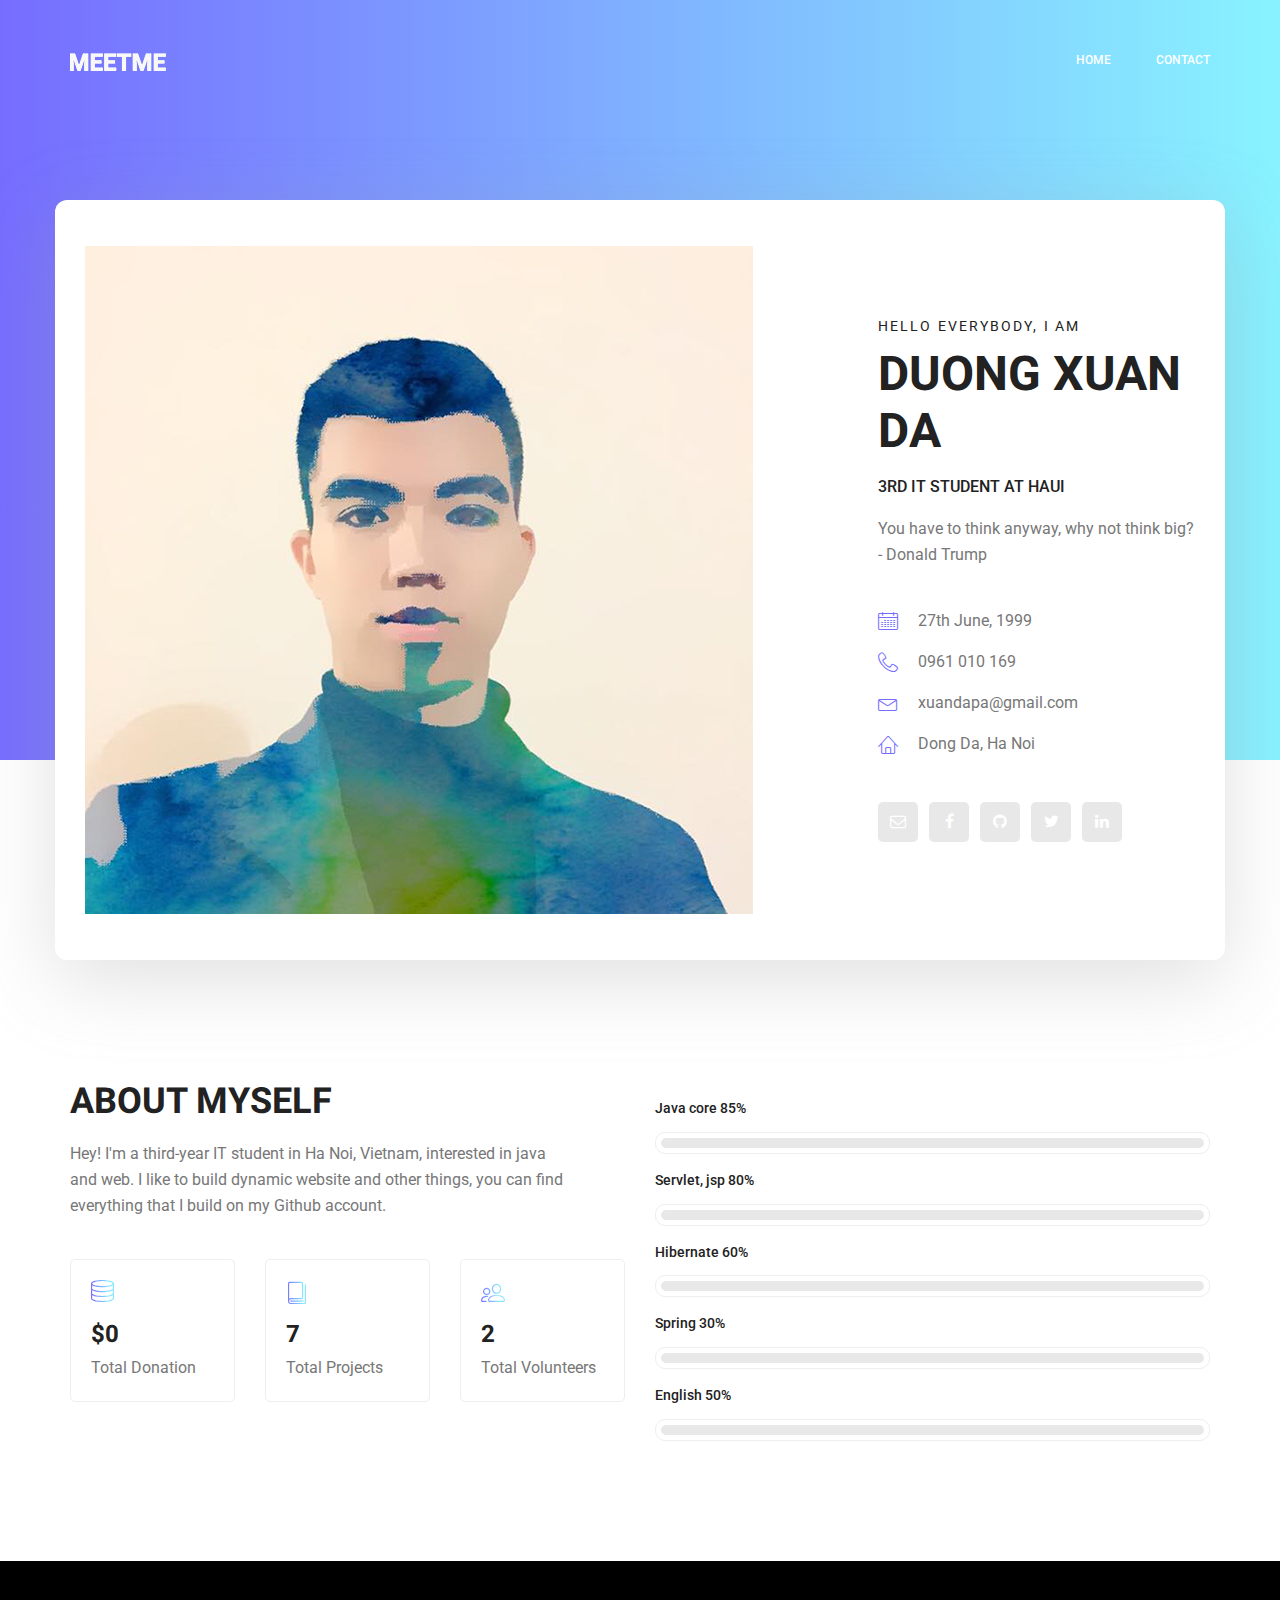
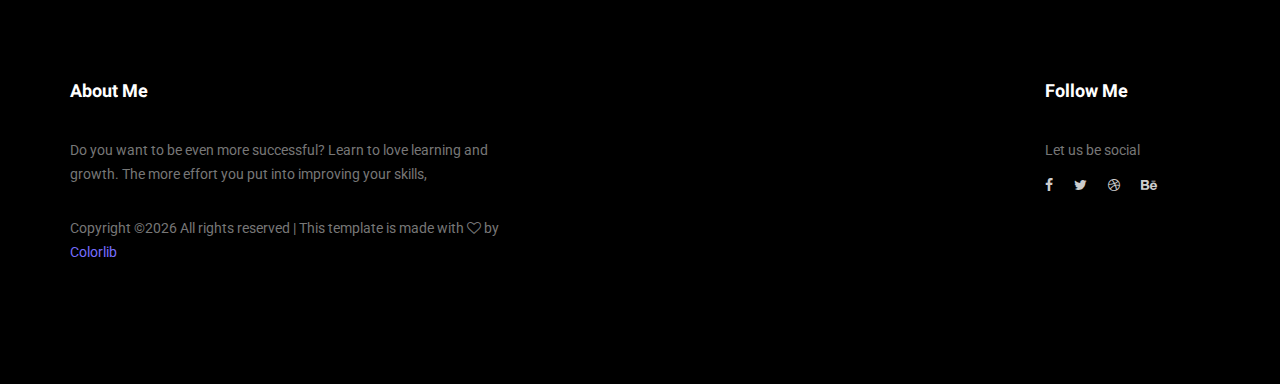
<file: index.html>
<!doctype html>
<html lang="en">
    <head>
        <!-- Required meta tags -->
        <meta charset="utf-8">
        <meta name="viewport" content="width=device-width, initial-scale=1, shrink-to-fit=no">
        <link rel="icon" href="img/favicon.png" type="image/png">
        <title>MeetMe Personal</title>
        <!-- Bootstrap CSS -->
        <link rel="stylesheet" href="css/bootstrap.css">
        <link rel="stylesheet" href="vendors/linericon/style.css">
        <link rel="stylesheet" href="css/font-awesome.min.css">
        <!-- <link rel="stylesheet" href="vendors/owl-carousel/owl.carousel.min.css"> -->
        <!-- <link rel="stylesheet" href="vendors/lightbox/simpleLightbox.css"> -->
        <link rel="stylesheet" href="vendors/nice-select/css/nice-select.css">
        <link rel="stylesheet" href="vendors/animate-css/animate.css">
        <link rel="stylesheet" href="vendors/popup/magnific-popup.css">
        <link rel="stylesheet" href="vendors/flaticon/flaticon.css">
        <!-- main css -->
        <link rel="stylesheet" href="css/style.css">
        <link rel="stylesheet" href="css/responsive.css">
    </head>
    <body>
        
        <!--================Header Menu Area =================-->
        <header class="header_area">
            <div class="main_menu">
            	<nav class="navbar navbar-expand-lg navbar-light">
					<div class="container box_1620">
						<!-- Brand and toggle get grouped for better mobile display -->
						<a class="navbar-brand logo_h" href="index.html"><img src="img/logo.png" alt=""></a>
						<button class="navbar-toggler" type="button" data-toggle="collapse" data-target="#navbarSupportedContent" aria-controls="navbarSupportedContent" aria-expanded="false" aria-label="Toggle navigation">
							<span class="icon-bar"></span>
							<span class="icon-bar"></span>
							<span class="icon-bar"></span>
						</button>
						<!-- Collect the nav links, forms, and other content for toggling -->
						<div class="collapse navbar-collapse offset" id="navbarSupportedContent">
							<ul class="nav navbar-nav menu_nav ml-auto">
								<li class="nav-item active"><a class="nav-link" href="index.html">Home</a></li>
								<!-- <li class="nav-item"><a class="nav-link" href="about-us.html">About</a></li> --> 
								<!-- <li class="nav-item"><a class="nav-link" href="services.html">Services</a></li> --> 
								<!-- <li class="nav-item submenu dropdown">
								 	<a href="#" class="nav-link dropdown-toggle" data-toggle="dropdown" role="button" aria-haspopup="true" aria-expanded="false">Pages</a>
								 	<ul class="dropdown-menu">
								 		<li class="nav-item"><a class="nav-link" href="portfolio.html">Portfolio</a></li>
								 		<li class="nav-item"><a class="nav-link" href="elements.html">Elements</a></li>
								 	</ul>
								 </li> --> 
								<!-- <li class="nav-item submenu dropdown">
									<a href="#" class="nav-link dropdown-toggle" data-toggle="dropdown" role="button" aria-haspopup="true" aria-expanded="false">Blog</a>
									<ul class="dropdown-menu">
										<li class="nav-item"><a class="nav-link" href="blog.html">Blog</a></li>
										<li class="nav-item"><a class="nav-link" href="single-blog.html">Blog Details</a></li>
									</ul>
								</li>  -->
								<li class="nav-item"><a class="nav-link" href="contact.html">Contact</a></li>
							</ul>
						</div> 
					</div>
            	</nav>
            </div>
        </header>
        <!--================Header Menu Area =================-->
        
        <!--================Home Banner Area =================-->
        <section class="home_banner_area">
           	<div class="container box_1620">
           		<div class="banner_inner d-flex align-items-center">
					<div class="banner_content">
						<div class="media">
							<div class="d-flex">
								<img src="img/personal.jpg" alt="">
							</div>
							<div class="media-body">
								<div class="personal_text">
									<h6>Hello Everybody, i am</h6>
									<h3>Duong Xuan Da</h3>
									<h4>3rd IT Student at HAUI</h4>
									<p>You have to think anyway, why not think big? - Donald Trump</p>
									<ul class="list basic_info">
										<li><a href="#"><i class="lnr lnr-calendar-full"></i> 27th June, 1999</a></li>
										<li><a href="tel:0961010169"><i class="lnr lnr-phone-handset"></i> 0961 010 169</a></li>
										<li><a href="mailto:xuandapa@gmail.com"><i class="lnr lnr-envelope"></i> xuandapa@gmail.com</a></li>
										<li><a href="#"><i class="lnr lnr-home"></i> Dong Da, Ha Noi</a></li>
									</ul>
									<ul class="list personal_social">
										<li><a href="mailto:xuandapa@gmail.com"><i class="fa fa-envelope-o"></i></a></li>
										<li><a href="https://www.facebook.com/profile.php?id=100005756085555"><i class="fa fa-facebook"></i></a></li>
										<li><a href="https://github.com/xuandapa99"><i class="fa fa-github"></i></a></li>
										<li><a href="#"><i class="fa fa-twitter"></i></a></li>
										<li><a href="#"><i class="fa fa-linkedin"></i></a></li>
									</ul>
								</div>
							</div>
						</div>
					</div>
				</div>
            </div>
        </section>
        <!--================End Home Banner Area =================-->
        
        <!--================Welcome Area =================-->
        <section class="welcome_area p_120">
        	<div class="container">
        		<div class="row welcome_inner">
        			<div class="col-lg-6">
        				<div class="welcome_text">
        					<h4>About Myself</h4>
        					<p>Hey! I'm a third-year IT student in Ha Noi, Vietnam, interested in java and web. I like to build dynamic website and other things, you can find everything that I build on my Github account.</p>
        					<div class="row">
        						<div class="col-md-4">
        							<div class="wel_item">
        								<i class="lnr lnr-database"></i>
        								<h4>$0</h4>
        								<p>Total Donation</p>
        							</div>
        						</div>
        						<div class="col-md-4">
        							<div class="wel_item">
        								<i class="lnr lnr-book"></i>
        								<h4>7</h4>
        								<p>Total Projects</p>
        							</div>
        						</div>
        						<div class="col-md-4">
        							<div class="wel_item">
        								<i class="lnr lnr-users"></i>
        								<h4>2</h4>
        								<p>Total Volunteers</p>
        							</div>
        						</div>
        					</div>
        				</div>
        			</div>
        			<div class="col-lg-6">
        				<div class="tools_expert">
        					<div class="skill_main">
								<div class="skill_item">
									<h4>Java core <span class="counter">85</span>%</h4>
									<div class="progress_br">
										<div class="progress">
											<div class="progress-bar" role="progressbar" aria-valuenow="85" aria-valuemin="0" aria-valuemax="100"></div>
										</div>
									</div>
								</div>
								<div class="skill_item">
									<h4>Servlet, jsp <span class="counter">80</span>%</h4>
									<div class="progress_br">
										<div class="progress">
											<div class="progress-bar" role="progressbar" aria-valuenow="80" aria-valuemin="0" aria-valuemax="100"></div>
										</div>
									</div>
								</div>
								<div class="skill_item">
									<h4>Hibernate <span class="counter">60</span>%</h4>
									<div class="progress_br">
										<div class="progress">
											<div class="progress-bar" role="progressbar" aria-valuenow="60" aria-valuemin="0" aria-valuemax="100"></div>
										</div>
									</div>
								</div>
								<div class="skill_item">
									<h4>Spring <span class="counter">30</span>%</h4>
									<div class="progress_br">
										<div class="progress">
											<div class="progress-bar" role="progressbar" aria-valuenow="30" aria-valuemin="0" aria-valuemax="100"></div>
										</div>
									</div>
								</div>
								<div class="skill_item">
									<h4>English <span class="counter">50</span>%</h4>
									<div class="progress_br">
										<div class="progress">
											<div class="progress-bar" role="progressbar" aria-valuenow="50" aria-valuemin="0" aria-valuemax="100"></div>
										</div>
									</div>
								</div>
							</div>
        				</div>
        			</div>
        		</div>
        	</div>
        </section>
        <!--================End Welcome Area =================-->
        
        <!--================My Tabs Area =================-->
        <!-- <section class="mytabs_area p_120">
        	<div class="container">
        		<div class="tabs_inner">
					<ul class="nav nav-tabs" id="myTab" role="tablist">
						<li class="nav-item">
							<a class="nav-link active" id="home-tab" data-toggle="tab" href="#home" role="tab" aria-controls="home" aria-selected="true">My Experiences</a>
						</li>
						<li class="nav-item">
							<a class="nav-link" id="profile-tab" data-toggle="tab" href="#profile" role="tab" aria-controls="profile" aria-selected="false">My Education</a>
						</li>
					</ul>
					<div class="tab-content" id="myTabContent">
						<div class="tab-pane fade show active" id="home" role="tabpanel" aria-labelledby="home-tab">
							<ul class="list">
								<li>
									<span></span>
									<div class="media">
										<div class="d-flex">
											<p>March 2017 to present</p>
										</div>
										<div class="media-body">
											<h4>Colorlib</h4>
											<p>Senior Web Developer <br />Santa monica, Los angeles</p>
										</div>
									</div>
								</li>
								<li>
									<span></span>
									<div class="media">
										<div class="d-flex">
											<p>March 2017 to present</p>
										</div>
										<div class="media-body">
											<h4>Colorlib</h4>
											<p>Senior Web Developer <br />Santa monica, Los angeles</p>
										</div>
									</div>
								</li>
								<li>
								<span></span>
									<div class="media">
										<div class="d-flex">
											<p>March 2017 to present</p>
										</div>
										<div class="media-body">
											<h4>Colorlib</h4>
											<p>Senior Web Developer <br />Santa monica, Los angeles</p>
										</div>
									</div>
								</li>
							</ul>
						</div>
						<div class="tab-pane fade" id="profile" role="tabpanel" aria-labelledby="profile-tab">
							<ul class="list">
								<li>
									<span></span>
									<div class="media">
										<div class="d-flex">
											<p>March 2017 to present</p>
										</div>
										<div class="media-body">
											<h4>Colorlib</h4>
											<p>Senior Web Developer <br />Santa monica, Los angeles</p>
										</div>
									</div>
								</li>
								<li>
									<span></span>
									<div class="media">
										<div class="d-flex">
											<p>March 2017 to present</p>
										</div>
										<div class="media-body">
											<h4>Colorlib</h4>
											<p>Senior Web Developer <br />Santa monica, Los angeles</p>
										</div>
									</div>
								</li>
								<li>
								<span></span>
									<div class="media">
										<div class="d-flex">
											<p>March 2017 to present</p>
										</div>
										<div class="media-body">
											<h4>Colorlib</h4>
											<p>Senior Web Developer <br />Santa monica, Los angeles</p>
										</div>
									</div>
								</li>
							</ul>
						</div>
					</div>
        		</div>
        	</div>
        </section> -->
        <!--================End My Tabs Area =================-->
        
        <!-- ================Feature Area =================
        <section class="feature_area p_120">
        	<div class="container">
        		<div class="main_title">
        			<h2>offerings to my clients</h2>
        			<p>If you are looking at blank cassettes on the web, you may be very confused at the difference in price. You may see some for as low as $.17 each.</p>
        		</div>
        		<div class="feature_inner row">
        			<div class="col-lg-4 col-md-6">
        				<div class="feature_item">
        					<i class="flaticon-city"></i>
        					<h4>Architecture</h4>
        					<p>If you are looking at blank cassettes on the web, you may be very confused at the difference in price. You may see some for as low as $17 each.</p>
        				</div>
        			</div>
        			<div class="col-lg-4 col-md-6">
        				<div class="feature_item">
        					<i class="flaticon-skyline"></i>
        					<h4>Interior Design</h4>
        					<p>If you are looking at blank cassettes on the web, you may be very confused at the difference in price. You may see some for as low as $17 each.</p>
        				</div>
        			</div>
        			<div class="col-lg-4 col-md-6">
        				<div class="feature_item">
        					<i class="flaticon-sketch"></i>
        					<h4>Concept Design</h4>
        					<p>If you are looking at blank cassettes on the web, you may be very confused at the difference in price. You may see some for as low as $17 each.</p>
        				</div>
        			</div>
        		</div>
        	</div>
        </section>
        ================End Feature Area =================
        
        ================Home Gallery Area =================
        <section class="home_gallery_area p_120">
        	<div class="container">
        		<div class="main_title">
        			<h2>Our Latest Featured Projects</h2>
        			<p>Who are in extremely love with eco friendly system.</p>
        		</div>
        		<div class="isotope_fillter">
        			<ul class="gallery_filter list">
        						<li class="active" data-filter="*"><a href="#">All</a></li>
        						<li data-filter=".brand"><a href="#">Vector</a></li>
        						<li data-filter=".manipul"><a href="#">Raster</a></li>
        						<li data-filter=".creative"><a href="#">UI/UX</a></li>
        						<li data-filter=".design"><a href="#">Printing</a></li>
        					</ul>
        		</div>
        	</div>
        	<div class="container">
        		<div class="gallery_f_inner row imageGallery1">
        			<div class="col-lg-4 col-md-4 col-sm-6 brand manipul design print">
        				<div class="h_gallery_item">
        					<div class="g_img_item">
        						<img class="img-fluid" src="img/gallery/project-1.jpg" alt="">
        						<a class="light" href="img/gallery/project-1.jpg"><img src="img/gallery/icon.png" alt=""></a>
        					</div>
        					<div class="g_item_text">
        						<h4>3D Helmet Design</h4>
        						<p>Client Project</p>
        					</div>
        				</div>
        			</div>
        			<div class="col-lg-4 col-md-4 col-sm-6 brand manipul creative">
        				<div class="h_gallery_item">
        					<div class="g_img_item">
        						<img class="img-fluid" src="img/gallery/project-2.jpg" alt="">
        						<a class="light" href="img/gallery/project-2.jpg"><img src="img/gallery/icon.png" alt=""></a>
        					</div>
        					<div class="g_item_text">
        						<h4>2D Vinyl Design</h4>
        						<p>Client Project</p>
        					</div>
        				</div>
        			</div>
        			<div class="col-lg-4 col-md-4 col-sm-6 manipul creative design print">
        				<div class="h_gallery_item">
        					<div class="g_img_item">
        						<img class="img-fluid" src="img/gallery/project-3.jpg" alt="">
        						<a class="light" href="img/gallery/project-3.jpg"><img src="img/gallery/icon.png" alt=""></a>
        					</div>
        					<div class="g_item_text">
        						<h4>Creative Poster Design</h4>
        						<p>Client Project</p>
        					</div>
        				</div>
        			</div>
        			<div class="col-lg-4 col-md-4 col-sm-6 brand creative print">
        				<div class="h_gallery_item">
        					<div class="g_img_item">
        						<img class="img-fluid" src="img/gallery/project-4.jpg" alt="">
        						<a class="light" href="img/gallery/project-4.jpg"><img src="img/gallery/icon.png" alt=""></a>
        					</div>
        					<div class="g_item_text">
        						<h4>Embosed Logo Design</h4>
        						<p>Client Project</p>
        					</div>
        				</div>
        			</div>
        			<div class="col-lg-4 col-md-4 col-sm-6 brand manipul design">
        				<div class="h_gallery_item">
        					<div class="g_img_item">
        						<img class="img-fluid" src="img/gallery/project-5.jpg" alt="">
        						<a class="light" href="img/gallery/project-5.jpg"><img src="img/gallery/icon.png" alt=""></a>
        					</div>
        					<div class="g_item_text">
        						<h4>3D Disposable Bottle</h4>
        						<p>Client Project</p>
        					</div>
        				</div>
        			</div>
        			<div class="col-lg-4 col-md-4 col-sm-6 brand creative">
        				<div class="h_gallery_item">
        					<div class="g_img_item">
        						<img class="img-fluid" src="img/gallery/project-6.jpg" alt="">
        						<a class="light" href="img/gallery/project-6.jpg"><img src="img/gallery/icon.png" alt=""></a>
        					</div>
        					<div class="g_item_text">
        						<h4>3D Logo Design</h4>
        						<p>Client Project</p>
        					</div>
        				</div>
        			</div>
        		</div>
        		<div class="more_btn">
        			<a class="main_btn" href="#">Load More Items</a>
        		</div>
        	</div>
        </section>
        ================End Home Gallery Area =================
        
        ================Testimonials Area =================
        <section class="testimonials_area p_120">
        	<div class="container">
        		<div class="main_title">
        			<h2>Testimonials</h2>
        			<p>If you are looking at blank cassettes on the web, you may be very confused at the difference in price. You may see some for as low as $.17 each.</p>
        		</div>
        		<div class="testi_inner">
        					<div class="testi_slider owl-carousel">
        						<div class="item">
        							<div class="testi_item">
        								<p>As conscious traveling Paup ers we must always be oncerned about our dear Mother Earth. If you think about it, you travel across her face</p>
        								<h4>Fanny Spencer</h4>
        								<a href="#"><i class="fa fa-star"></i></a>
        								<a href="#"><i class="fa fa-star"></i></a>
        								<a href="#"><i class="fa fa-star"></i></a>
        								<a href="#"><i class="fa fa-star"></i></a>
        								<a href="#"><i class="fa fa-star-half-o"></i></a>
        							</div>
        						</div>
        						<div class="item">
        							<div class="testi_item">
        								<p>As conscious traveling Paup ers we must always be oncerned about our dear Mother Earth. If you think about it, you travel across her face</p>
        								<h4>Fanny Spencer</h4>
        								<a href="#"><i class="fa fa-star"></i></a>
        								<a href="#"><i class="fa fa-star"></i></a>
        								<a href="#"><i class="fa fa-star"></i></a>
        								<a href="#"><i class="fa fa-star"></i></a>
        								<a href="#"><i class="fa fa-star-half-o"></i></a>
        							</div>
        						</div>
        						<div class="item">
        							<div class="testi_item">
        								<p>As conscious traveling Paup ers we must always be oncerned about our dear Mother Earth. If you think about it, you travel across her face</p>
        								<h4>Fanny Spencer</h4>
        								<a href="#"><i class="fa fa-star"></i></a>
        								<a href="#"><i class="fa fa-star"></i></a>
        								<a href="#"><i class="fa fa-star"></i></a>
        								<a href="#"><i class="fa fa-star"></i></a>
        								<a href="#"><i class="fa fa-star-half-o"></i></a>
        							</div>
        						</div>
        					</div>
        		</div>
        	</div>
        </section>
        ================End Testimonials Area ================= -->
        
        <!--================Footer Area =================-->
        <footer class="footer_area p_120">
        	<div class="container">
        		<div class="row footer_inner">
        			<div class="col-lg-5 col-sm-6">
        				<aside class="f_widget ab_widget">
        					<div class="f_title">
        						<h3>About Me</h3>
        					</div>
        					<p>Do you want to be even more successful? Learn to love learning and growth. The more effort you put into improving your skills,</p>
        					<p><!-- Link back to Colorlib can't be removed. Template is licensed under CC BY 3.0. -->
Copyright &copy;<script>document.write(new Date().getFullYear());</script> All rights reserved | This template is made with <i class="fa fa-heart-o" aria-hidden="true"></i> by <a href="https://colorlib.com" target="_blank">Colorlib</a>
<!-- Link back to Colorlib can't be removed. Template is licensed under CC BY 3.0. --></p>
        				</aside>
        			</div>
        			<div class="col-lg-5 col-sm-6">
        				<!-- <aside class="f_widget news_widget">
        					<div class="f_title">
        						<h3>Newsletter</h3>
        					</div>
        					<p>Stay updated with our latest trends</p>
        					<div id="mc_embed_signup">
                                <form target="_blank" action="https://spondonit.us12.list-manage.com/subscribe/post?u=1462626880ade1ac87bd9c93a&amp;id=92a4423d01" method="get" class="subscribe_form relative">
                                	<div class="input-group d-flex flex-row">
                                        <input name="EMAIL" placeholder="Enter email address" onfocus="this.placeholder = ''" onblur="this.placeholder = 'Email Address '" required="" type="email">
                                        <button class="btn sub-btn"><span class="lnr lnr-arrow-right"></span></button>		
                                    </div>				
                                    <div class="mt-10 info"></div>
                                </form>
                            </div>
        				</aside> -->
        			</div>
        			<div class="col-lg-2">
        				<aside class="f_widget social_widget">
        					<div class="f_title">
        						<h3>Follow Me</h3>
        					</div>
        					<p>Let us be social</p>
        					<ul class="list">
        						<li><a href="#"><i class="fa fa-facebook"></i></a></li>
        						<li><a href="#"><i class="fa fa-twitter"></i></a></li>
        						<li><a href="#"><i class="fa fa-dribbble"></i></a></li>
        						<li><a href="#"><i class="fa fa-behance"></i></a></li>
        					</ul>
        				</aside>
        			</div>
        		</div>
        	</div>
        </footer>
        <!--================End Footer Area =================-->
        
        
        
        
        
        
        <!-- Optional JavaScript -->
        <!-- jQuery first, then Popper.js, then Bootstrap JS -->
        <script src="js/jquery-3.3.1.min.js"></script>
        <script src="js/popper.js"></script>
        <script src="js/bootstrap.min.js"></script>
        <script src="js/stellar.js"></script>
        <script src="vendors/lightbox/simpleLightbox.min.js"></script>
        <script src="vendors/nice-select/js/jquery.nice-select.min.js"></script>
        <script src="vendors/isotope/imagesloaded.pkgd.min.js"></script>
        <script src="vendors/isotope/isotope.pkgd.min.js"></script>
        <!-- <script src="vendors/owl-carousel/owl.carousel.min.js"></script> -->
        <script src="vendors/popup/jquery.magnific-popup.min.js"></script>
        <script src="js/jquery.ajaxchimp.min.js"></script>
        <script src="vendors/counter-up/jquery.waypoints.min.js"></script>
        <script src="vendors/counter-up/jquery.counterup.min.js"></script>
        <!-- <script src="js/mail-script.js"></script> -->
        <script src="js/theme.js"></script>
    </body>
</html>
</file>
<file: vendors/linericon/style.css>
@font-face {
	font-family: 'Linearicons-Free';
	src:url('fonts/Linearicons-Free.eot?w118d');
	src:url('fonts/Linearicons-Free.eot?#iefixw118d') format('embedded-opentype'),
		url('fonts/Linearicons-Free.woff2?w118d') format('woff2'),
		url('fonts/Linearicons-Free.woff?w118d') format('woff'),
		url('fonts/Linearicons-Free.ttf?w118d') format('truetype'),
		url('fonts/Linearicons-Free.svg?w118d#Linearicons-Free') format('svg');
	font-weight: normal;
	font-style: normal;
}

.lnr {
	font-family: 'Linearicons-Free';
	speak: none;
	font-style: normal;
	font-weight: normal;
	font-variant: normal;
	text-transform: none;
	line-height: 1;

	/* Better Font Rendering =========== */
	-webkit-font-smoothing: antialiased;
	-moz-osx-font-smoothing: grayscale;
}

.lnr-home:before {
	content: "\e800";
}
.lnr-apartment:before {
	content: "\e801";
}
.lnr-pencil:before {
	content: "\e802";
}
.lnr-magic-wand:before {
	content: "\e803";
}
.lnr-drop:before {
	content: "\e804";
}
.lnr-lighter:before {
	content: "\e805";
}
.lnr-poop:before {
	content: "\e806";
}
.lnr-sun:before {
	content: "\e807";
}
.lnr-moon:before {
	content: "\e808";
}
.lnr-cloud:before {
	content: "\e809";
}
.lnr-cloud-upload:before {
	content: "\e80a";
}
.lnr-cloud-download:before {
	content: "\e80b";
}
.lnr-cloud-sync:before {
	content: "\e80c";
}
.lnr-cloud-check:before {
	content: "\e80d";
}
.lnr-database:before {
	content: "\e80e";
}
.lnr-lock:before {
	content: "\e80f";
}
.lnr-cog:before {
	content: "\e810";
}
.lnr-trash:before {
	content: "\e811";
}
.lnr-dice:before {
	content: "\e812";
}
.lnr-heart:before {
	content: "\e813";
}
.lnr-star:before {
	content: "\e814";
}
.lnr-star-half:before {
	content: "\e815";
}
.lnr-star-empty:before {
	content: "\e816";
}
.lnr-flag:before {
	content: "\e817";
}
.lnr-envelope:before {
	content: "\e818";
}
.lnr-paperclip:before {
	content: "\e819";
}
.lnr-inbox:before {
	content: "\e81a";
}
.lnr-eye:before {
	content: "\e81b";
}
.lnr-printer:before {
	content: "\e81c";
}
.lnr-file-empty:before {
	content: "\e81d";
}
.lnr-file-add:before {
	content: "\e81e";
}
.lnr-enter:before {
	content: "\e81f";
}
.lnr-exit:before {
	content: "\e820";
}
.lnr-graduation-hat:before {
	content: "\e821";
}
.lnr-license:before {
	content: "\e822";
}
.lnr-music-note:before {
	content: "\e823";
}
.lnr-film-play:before {
	content: "\e824";
}
.lnr-camera-video:before {
	content: "\e825";
}
.lnr-camera:before {
	content: "\e826";
}
.lnr-picture:before {
	content: "\e827";
}
.lnr-book:before {
	content: "\e828";
}
.lnr-bookmark:before {
	content: "\e829";
}
.lnr-user:before {
	content: "\e82a";
}
.lnr-users:before {
	content: "\e82b";
}
.lnr-shirt:before {
	content: "\e82c";
}
.lnr-store:before {
	content: "\e82d";
}
.lnr-cart:before {
	content: "\e82e";
}
.lnr-tag:before {
	content: "\e82f";
}
.lnr-phone-handset:before {
	content: "\e830";
}
.lnr-phone:before {
	content: "\e831";
}
.lnr-pushpin:before {
	content: "\e832";
}
.lnr-map-marker:before {
	content: "\e833";
}
.lnr-map:before {
	content: "\e834";
}
.lnr-location:before {
	content: "\e835";
}
.lnr-calendar-full:before {
	content: "\e836";
}
.lnr-keyboard:before {
	content: "\e837";
}
.lnr-spell-check:before {
	content: "\e838";
}
.lnr-screen:before {
	content: "\e839";
}
.lnr-smartphone:before {
	content: "\e83a";
}
.lnr-tablet:before {
	content: "\e83b";
}
.lnr-laptop:before {
	content: "\e83c";
}
.lnr-laptop-phone:before {
	content: "\e83d";
}
.lnr-power-switch:before {
	content: "\e83e";
}
.lnr-bubble:before {
	content: "\e83f";
}
.lnr-heart-pulse:before {
	content: "\e840";
}
.lnr-construction:before {
	content: "\e841";
}
.lnr-pie-chart:before {
	content: "\e842";
}
.lnr-chart-bars:before {
	content: "\e843";
}
.lnr-gift:before {
	content: "\e844";
}
.lnr-diamond:before {
	content: "\e845";
}
.lnr-linearicons:before {
	content: "\e846";
}
.lnr-dinner:before {
	content: "\e847";
}
.lnr-coffee-cup:before {
	content: "\e848";
}
.lnr-leaf:before {
	content: "\e849";
}
.lnr-paw:before {
	content: "\e84a";
}
.lnr-rocket:before {
	content: "\e84b";
}
.lnr-briefcase:before {
	content: "\e84c";
}
.lnr-bus:before {
	content: "\e84d";
}
.lnr-car:before {
	content: "\e84e";
}
.lnr-train:before {
	content: "\e84f";
}
.lnr-bicycle:before {
	content: "\e850";
}
.lnr-wheelchair:before {
	content: "\e851";
}
.lnr-select:before {
	content: "\e852";
}
.lnr-earth:before {
	content: "\e853";
}
.lnr-smile:before {
	content: "\e854";
}
.lnr-sad:before {
	content: "\e855";
}
.lnr-neutral:before {
	content: "\e856";
}
.lnr-mustache:before {
	content: "\e857";
}
.lnr-alarm:before {
	content: "\e858";
}
.lnr-bullhorn:before {
	content: "\e859";
}
.lnr-volume-high:before {
	content: "\e85a";
}
.lnr-volume-medium:before {
	content: "\e85b";
}
.lnr-volume-low:before {
	content: "\e85c";
}
.lnr-volume:before {
	content: "\e85d";
}
.lnr-mic:before {
	content: "\e85e";
}
.lnr-hourglass:before {
	content: "\e85f";
}
.lnr-undo:before {
	content: "\e860";
}
.lnr-redo:before {
	content: "\e861";
}
.lnr-sync:before {
	content: "\e862";
}
.lnr-history:before {
	content: "\e863";
}
.lnr-clock:before {
	content: "\e864";
}
.lnr-download:before {
	content: "\e865";
}
.lnr-upload:before {
	content: "\e866";
}
.lnr-enter-down:before {
	content: "\e867";
}
.lnr-exit-up:before {
	content: "\e868";
}
.lnr-bug:before {
	content: "\e869";
}
.lnr-code:before {
	content: "\e86a";
}
.lnr-link:before {
	content: "\e86b";
}
.lnr-unlink:before {
	content: "\e86c";
}
.lnr-thumbs-up:before {
	content: "\e86d";
}
.lnr-thumbs-down:before {
	content: "\e86e";
}
.lnr-magnifier:before {
	content: "\e86f";
}
.lnr-cross:before {
	content: "\e870";
}
.lnr-menu:before {
	content: "\e871";
}
.lnr-list:before {
	content: "\e872";
}
.lnr-chevron-up:before {
	content: "\e873";
}
.lnr-chevron-down:before {
	content: "\e874";
}
.lnr-chevron-left:before {
	content: "\e875";
}
.lnr-chevron-right:before {
	content: "\e876";
}
.lnr-arrow-up:before {
	content: "\e877";
}
.lnr-arrow-down:before {
	content: "\e878";
}
.lnr-arrow-left:before {
	content: "\e879";
}
.lnr-arrow-right:before {
	content: "\e87a";
}
.lnr-move:before {
	content: "\e87b";
}
.lnr-warning:before {
	content: "\e87c";
}
.lnr-question-circle:before {
	content: "\e87d";
}
.lnr-menu-circle:before {
	content: "\e87e";
}
.lnr-checkmark-circle:before {
	content: "\e87f";
}
.lnr-cross-circle:before {
	content: "\e880";
}
.lnr-plus-circle:before {
	content: "\e881";
}
.lnr-circle-minus:before {
	content: "\e882";
}
.lnr-arrow-up-circle:before {
	content: "\e883";
}
.lnr-arrow-down-circle:before {
	content: "\e884";
}
.lnr-arrow-left-circle:before {
	content: "\e885";
}
.lnr-arrow-right-circle:before {
	content: "\e886";
}
.lnr-chevron-up-circle:before {
	content: "\e887";
}
.lnr-chevron-down-circle:before {
	content: "\e888";
}
.lnr-chevron-left-circle:before {
	content: "\e889";
}
.lnr-chevron-right-circle:before {
	content: "\e88a";
}
.lnr-crop:before {
	content: "\e88b";
}
.lnr-frame-expand:before {
	content: "\e88c";
}
.lnr-frame-contract:before {
	content: "\e88d";
}
.lnr-layers:before {
	content: "\e88e";
}
.lnr-funnel:before {
	content: "\e88f";
}
.lnr-text-format:before {
	content: "\e890";
}
.lnr-text-format-remove:before {
	content: "\e891";
}
.lnr-text-size:before {
	content: "\e892";
}
.lnr-bold:before {
	content: "\e893";
}
.lnr-italic:before {
	content: "\e894";
}
.lnr-underline:before {
	content: "\e895";
}
.lnr-strikethrough:before {
	content: "\e896";
}
.lnr-highlight:before {
	content: "\e897";
}
.lnr-text-align-left:before {
	content: "\e898";
}
.lnr-text-align-center:before {
	content: "\e899";
}
.lnr-text-align-right:before {
	content: "\e89a";
}
.lnr-text-align-justify:before {
	content: "\e89b";
}
.lnr-line-spacing:before {
	content: "\e89c";
}
.lnr-indent-increase:before {
	content: "\e89d";
}
.lnr-indent-decrease:before {
	content: "\e89e";
}
.lnr-pilcrow:before {
	content: "\e89f";
}
.lnr-direction-ltr:before {
	content: "\e8a0";
}
.lnr-direction-rtl:before {
	content: "\e8a1";
}
.lnr-page-break:before {
	content: "\e8a2";
}
.lnr-sort-alpha-asc:before {
	content: "\e8a3";
}
.lnr-sort-amount-asc:before {
	content: "\e8a4";
}
.lnr-hand:before {
	content: "\e8a5";
}
.lnr-pointer-up:before {
	content: "\e8a6";
}
.lnr-pointer-right:before {
	content: "\e8a7";
}
.lnr-pointer-down:before {
	content: "\e8a8";
}
.lnr-pointer-left:before {
	content: "\e8a9";
}
</file>
<file: vendors/nice-select/css/nice-select.css>
.nice-select {
  -webkit-tap-highlight-color: transparent;
  background-color: #fff;
  border-radius: 5px;
  border: solid 1px #e8e8e8;
  box-sizing: border-box;
  clear: both;
  cursor: pointer;
  display: block;
  float: left;
  font-family: inherit;
  font-size: 14px;
  font-weight: normal;
  height: 42px;
  line-height: 40px;
  outline: none;
  padding-left: 18px;
  padding-right: 30px;
  position: relative;
  text-align: left !important;
  -webkit-transition: all 0.2s ease-in-out;
  transition: all 0.2s ease-in-out;
  -webkit-user-select: none;
     -moz-user-select: none;
      -ms-user-select: none;
          user-select: none;
  white-space: nowrap;
  width: auto; }
  .nice-select:hover {
    border-color: #dbdbdb; }
  .nice-select:active, .nice-select.open, .nice-select:focus {
    border-color: #999; }
  .nice-select:after {
    border-bottom: 2px solid #999;
    border-right: 2px solid #999;
    content: '';
    display: block;
    height: 5px;
    margin-top: -4px;
    pointer-events: none;
    position: absolute;
    right: 12px;
    top: 50%;
    -webkit-transform-origin: 66% 66%;
        -ms-transform-origin: 66% 66%;
            transform-origin: 66% 66%;
    -webkit-transform: rotate(45deg);
        -ms-transform: rotate(45deg);
            transform: rotate(45deg);
    -webkit-transition: all 0.15s ease-in-out;
    transition: all 0.15s ease-in-out;
    width: 5px; }
  .nice-select.open:after {
    -webkit-transform: rotate(-135deg);
        -ms-transform: rotate(-135deg);
            transform: rotate(-135deg); }
  .nice-select.open .list {
    opacity: 1;
    pointer-events: auto;
    -webkit-transform: scale(1) translateY(0);
        -ms-transform: scale(1) translateY(0);
            transform: scale(1) translateY(0); }
  .nice-select.disabled {
    border-color: #ededed;
    color: #999;
    pointer-events: none; }
    .nice-select.disabled:after {
      border-color: #cccccc; }
  .nice-select.wide {
    width: 100%; }
    .nice-select.wide .list {
      left: 0 !important;
      right: 0 !important; }
  .nice-select.right {
    float: right; }
    .nice-select.right .list {
      left: auto;
      right: 0; }
  .nice-select.small {
    font-size: 12px;
    height: 36px;
    line-height: 34px; }
    .nice-select.small:after {
      height: 4px;
      width: 4px; }
    .nice-select.small .option {
      line-height: 34px;
      min-height: 34px; }
  .nice-select .list {
    background-color: #fff;
    border-radius: 5px;
    box-shadow: 0 0 0 1px rgba(68, 68, 68, 0.11);
    box-sizing: border-box;
    margin-top: 4px;
    opacity: 0;
    overflow: hidden;
    padding: 0;
    pointer-events: none;
    position: absolute;
    top: 100%;
    left: 0;
    -webkit-transform-origin: 50% 0;
        -ms-transform-origin: 50% 0;
            transform-origin: 50% 0;
    -webkit-transform: scale(0.75) translateY(-21px);
        -ms-transform: scale(0.75) translateY(-21px);
            transform: scale(0.75) translateY(-21px);
    -webkit-transition: all 0.2s cubic-bezier(0.5, 0, 0, 1.25), opacity 0.15s ease-out;
    transition: all 0.2s cubic-bezier(0.5, 0, 0, 1.25), opacity 0.15s ease-out;
    z-index: 9; }
    .nice-select .list:hover .option:not(:hover) {
      background-color: transparent !important; }
  .nice-select .option {
    cursor: pointer;
    font-weight: 400;
    line-height: 40px;
    list-style: none;
    min-height: 40px;
    outline: none;
    padding-left: 18px;
    padding-right: 29px;
    text-align: left;
    -webkit-transition: all 0.2s;
    transition: all 0.2s; }
    .nice-select .option:hover, .nice-select .option.focus, .nice-select .option.selected.focus {
      background-color: #f6f6f6; }
    .nice-select .option.selected {
      font-weight: bold; }
    .nice-select .option.disabled {
      background-color: transparent;
      color: #999;
      cursor: default; }

.no-csspointerevents .nice-select .list {
  display: none; }

.no-csspointerevents .nice-select.open .list {
  display: block; }
</file>
<file: vendors/flaticon/flaticon.css>
/*
  	Flaticon icon font: Flaticon
  	Creation date: 26/06/2018 17:19
  	*/

@font-face {
  font-family: "Flaticon";
  src: url("./Flaticon.eot");
  src: url("./Flaticon.eot?#iefix") format("embedded-opentype"),
       url("./Flaticon.woff") format("woff"),
       url("./Flaticon.ttf") format("truetype"),
       url("./Flaticon.svg#Flaticon") format("svg");
  font-weight: normal;
  font-style: normal;
}

@media screen and (-webkit-min-device-pixel-ratio:0) {
  @font-face {
    font-family: "Flaticon";
    src: url("./Flaticon.svg#Flaticon") format("svg");
  }
}

[class^="flaticon-"]:before, [class*=" flaticon-"]:before,
[class^="flaticon-"]:after, [class*=" flaticon-"]:after {   
  font-family: Flaticon;
        font-size: 20px;
font-style: normal;
margin-left: 20px;
}

.flaticon-skyline:before { content: "\f100"; }
.flaticon-sketch:before { content: "\f101"; }
.flaticon-city:before { content: "\f102"; }
</file>
<file: css/style.css>
/*----------------------------------------------------
@File: Default Styles
@Author: Rocky Ahmed
@URL: http://wethemez.com
Author E-mail: rockybd1995@gmail.com

This file contains the styling for the actual theme, this
is the file you need to edit to change the look of the
theme.
---------------------------------------------------- */
/*=====================================================================
@Template Name: Builder Construction 
@Author: Rocky Ahmed
@Developed By: Rocky Ahmed
@Developer URL: http://rocky.wethemez.com
Author E-mail: rockybd1995@gmail.com

@Default Styles

Table of Content:
01/ Variables
02/ predefin
03/ header
04/ button
05/ banner
06/ breadcrumb
07/ about
08/ team
09/ project 
10/ price 
11/ team 
12/ blog 
13/ video  
14/ features  
15/ career  
16/ contact 
17/ footer

=====================================================================*/
/*----------------------------------------------------*/
/*font Variables*/
/*Color Variables*/
/*=================== fonts ====================*/
@import url("https://fonts.googleapis.com/css?family=Heebo:300,400,700,900|Roboto:300,400,500,700");
/*---------------------------------------------------- */
/*----------------------------------------------------*/
.list {
  list-style: none;
  margin: 0px;
  padding: 0px; }

a {
  text-decoration: none;
  transition: all 0.3s ease-in-out; }
  a:hover, a:focus {
    text-decoration: none;
    outline: none; }

.row.m0 {
  margin: 0px; }

body {
  line-height: 26px;
  font-size: 16px;
  font-family: "Roboto", sans-serif;
  font-weight: normal;
  color: #777777; }

h1, h2, h3, h4, h5, h6 {
  font-family: "Heebo", sans-serif;
  font-weight: bold; }

button:focus {
  outline: none;
  box-shadow: none; }

.p0 {
  padding-left: 0px;
  padding-right: 0px; }

.p_120 {
  padding-top: 120px;
  padding-bottom: 120px; }

.p_100 {
  padding-top: 100px;
  padding-bottom: 100px; }

.pad_top {
  padding-top: 120px; }

.pad_bt {
  padding-bottom: 120px; }

.mt-25 {
  margin-top: 25px; }

@media (min-width: 1200px) {
  .container {
    max-width: 1170px; } }

@media (min-width: 1620px) {
  .box_1620 {
    max-width: 1620px;
    margin: auto;
    width: 100%;
    padding-left: 0px;
    padding-right: 0px; } }
/* Main Title Area css
============================================================================================ */
.main_title {
  text-align: center;
  max-width: 670px;
  margin: 0px auto 75px; }
  .main_title h2 {
    font-family: "Heebo", sans-serif;
    font-size: 36px;
    color: #222222;
    margin-bottom: 15px;
    text-transform: uppercase; }
  .main_title p {
    font-size: 16px;
    font-family: "Roboto", sans-serif;
    font-weight: normal;
    line-height: 26px;
    color: #777777;
    margin-bottom: 0px; }

/* End Main Title Area css
============================================================================================ */
/*---------------------------------------------------- */
/*----------------------------------------------------*/
.header_area {
  position: absolute;
  width: 100%;
  top: 0;
  left: 0;
  z-index: 99;
  transition: background 0.4s, all 0.3s linear; }
  .header_area .navbar {
    background: transparent;
    padding: 0px;
    border: 0px;
    border-radius: 0px; }
    .header_area .navbar .nav .nav-item {
      margin-right: 45px; }
      .header_area .navbar .nav .nav-item .nav-link {
        font: 500 12px/120px "Roboto", sans-serif;
        text-transform: uppercase;
        color: #fff;
        padding: 0px;
        display: inline-block; }
        .header_area .navbar .nav .nav-item .nav-link:after {
          display: none; }
      .header_area .navbar .nav .nav-item:hover .nav-link, .header_area .navbar .nav .nav-item.active .nav-link {
        color: #fff; }
      .header_area .navbar .nav .nav-item.submenu {
        position: relative; }
        .header_area .navbar .nav .nav-item.submenu ul {
          border: none;
          padding: 0px;
          border-radius: 0px;
          box-shadow: none;
          margin: 0px;
          background: #fff;
          box-shadow: 0px 3px 16px 0px rgba(0, 0, 0, 0.1); }
          @media (min-width: 992px) {
            .header_area .navbar .nav .nav-item.submenu ul {
              position: absolute;
              top: 120%;
              left: 0px;
              min-width: 200px;
              text-align: left;
              opacity: 0;
              transition: all 300ms ease-in;
              visibility: hidden;
              display: block;
              border: none;
              padding: 0px;
              border-radius: 0px; } }
          .header_area .navbar .nav .nav-item.submenu ul:before {
            content: "";
            width: 0;
            height: 0;
            border-style: solid;
            border-width: 10px 10px 0 10px;
            border-color: #eeeeee transparent transparent transparent;
            position: absolute;
            right: 24px;
            top: 45px;
            z-index: 3;
            opacity: 0;
            transition: all 400ms linear; }
          .header_area .navbar .nav .nav-item.submenu ul .nav-item {
            display: block;
            float: none;
            margin-right: 0px;
            border-bottom: 1px solid #ededed;
            margin-left: 0px;
            transition: all 0.4s linear; }
            .header_area .navbar .nav .nav-item.submenu ul .nav-item .nav-link {
              line-height: 45px;
              color: #222222;
              padding: 0px 30px;
              transition: all 150ms linear;
              display: block;
              margin-right: 0px; }
            .header_area .navbar .nav .nav-item.submenu ul .nav-item:last-child {
              border-bottom: none; }
            .header_area .navbar .nav .nav-item.submenu ul .nav-item:hover .nav-link {
              background: #766dff;
              color: #fff; }
        @media (min-width: 992px) {
          .header_area .navbar .nav .nav-item.submenu:hover ul {
            visibility: visible;
            opacity: 1;
            top: 100%; } }
        .header_area .navbar .nav .nav-item.submenu:hover ul .nav-item {
          margin-top: 0px; }
      .header_area .navbar .nav .nav-item:last-child {
        margin-right: 0px; }
    .header_area .navbar .search {
      font-size: 12px;
      line-height: 60px;
      display: inline-block;
      color: #222222;
      margin-left: 80px; }
      .header_area .navbar .search i {
        font-weight: 600; }
  .header_area.navbar_fixed .main_menu {
    position: fixed;
    width: 100%;
    top: -70px;
    left: 0;
    right: 0;
    background: #000;
    transform: translateY(70px);
    transition: transform 500ms ease, background 500ms ease;
    -webkit-transition: transform 500ms ease, background 500ms ease;
    box-shadow: 0px 3px 16px 0px rgba(0, 0, 0, 0.1); }
    .header_area.navbar_fixed .main_menu .navbar .nav .nav-item .nav-link {
      line-height: 70px; }

.top_menu {
  background: #f9f9ff; }
  .top_menu .header_social li {
    display: inline-block;
    margin-right: 15px; }
    .top_menu .header_social li a {
      font-size: 14px;
      color: #777777;
      display: inline-block;
      line-height: 42px;
      transition: all 300ms linear 0s; }
    .top_menu .header_social li:last-child {
      margin-right: 0px; }
    .top_menu .header_social li:hover a {
      color: #766dff; }
  .top_menu .dn_btn {
    line-height: 42px;
    display: inline-block;
    font-size: 12px;
    margin-right: 30px;
    font-family: "Roboto", sans-serif;
    font-weight: normal;
    color: #777777;
    transition: all 300ms linear 0s; }
    .top_menu .dn_btn:hover {
      color: #766dff; }
    .top_menu .dn_btn:last-child {
      margin-right: 0px; }
  .top_menu .lan_pack {
    height: 30px;
    border: 1px solid #eeeeee;
    border-radius: 3px;
    line-height: 28px;
    font-size: 12px;
    font-family: "Roboto", sans-serif;
    font-weight: 500;
    padding-left: 19px;
    padding-right: 36px;
    color: #777777;
    background: #f9f9ff;
    margin-right: 5px;
    margin-top: 8px; }
    .top_menu .lan_pack .current {
      color: #777777; }
    .top_menu .lan_pack:after {
      content: "\f0d7";
      border: none !important;
      font: normal normal normal 12px/1 FontAwesome;
      transform: rotate(0deg);
      height: auto;
      margin-top: -6px;
      right: 20px; }

/*---------------------------------------------------- */
/*----------------------------------------------------*/
/* Home Banner Area css
============================================================================================ */
.home_banner_area {
  position: relative;
  z-index: 1;
  background-image: -moz-linear-gradient(0deg, #766dff 0%, #88f3ff 100%);
  background-image: -webkit-linear-gradient(0deg, #766dff 0%, #88f3ff 100%);
  background-image: -ms-linear-gradient(0deg, #766dff 0%, #88f3ff 100%);
  margin-bottom: 200px; }
  .home_banner_area .box_1620 {
    min-height: 700px;
    border-radius: 12px;
    position: relative;
    bottom: -200px;
    background: #fff;
    padding: 30px;
    box-shadow: 0px 20px 80px 0px rgba(153, 153, 153, 0.3); }
  .home_banner_area .banner_inner {
    position: relative;
    width: 100%;
    min-height: 700px;
    display: flex; }
    .home_banner_area .banner_inner .banner_content {
      color: #222222;
      vertical-align: middle;
      align-self: center;
      text-align: left; }
      .home_banner_area .banner_inner .banner_content .media .d-flex {
        padding-right: 125px; }
      .home_banner_area .banner_inner .banner_content .media .media-body {
        vertical-align: middle;
        align-self: center; }

.blog_banner {
  min-height: 780px;
  position: relative;
  z-index: 1;
  overflow: hidden;
  margin-bottom: 0px; }
  .blog_banner .banner_inner {
    background: #04091e;
    position: relative;
    overflow: hidden;
    width: 100%;
    min-height: 780px;
    z-index: 1; }
    .blog_banner .banner_inner .overlay {
      background: url(../img/banner/banner-2.jpg) no-repeat scroll center center;
      opacity: .5;
      height: 125%;
      position: absolute;
      left: 0px;
      top: 0px;
      width: 100%;
      z-index: -1; }
    .blog_banner .banner_inner .blog_b_text {
      max-width: 700px;
      margin: auto;
      color: #fff; }
      .blog_banner .banner_inner .blog_b_text h2 {
        font-size: 60px;
        font-weight: bold;
        font-family: "Heebo", sans-serif;
        line-height: 66px;
        margin-bottom: 15px;
        text-transform: uppercase; }
      .blog_banner .banner_inner .blog_b_text p {
        font-size: 16px;
        margin-bottom: 35px; }
      .blog_banner .banner_inner .blog_b_text .white_bg_btn {
        line-height: 42px;
        padding: 0px 45px;
        border-radius: 5px; }

.banner_box {
  max-width: 1620px;
  margin: auto; }

.banner_area {
  position: relative;
  z-index: 1;
  min-height: 350px;
  background-image: -moz-linear-gradient(0deg, #766dff 0%, #88f3ff 100%);
  background-image: -webkit-linear-gradient(0deg, #766dff 0%, #88f3ff 100%);
  background-image: -ms-linear-gradient(0deg, #766dff 0%, #88f3ff 100%);
  margin-bottom: 120px; }
  .banner_area .box_1620 {
    background: #fff;
    min-height: 360px;
    border-radius: 12px;
    position: relative;
    bottom: -120px;
    box-shadow: 0px 20px 80px 0px rgba(153, 153, 153, 0.3); }
  .banner_area .banner_inner {
    position: relative;
    overflow: hidden;
    width: 100%;
    min-height: 360px;
    z-index: 1; }
    .banner_area .banner_inner .banner_content h2 {
      color: #222222;
      font-size: 48px;
      font-family: "Heebo", sans-serif;
      margin-bottom: 0px;
      font-weight: bold; }
    .banner_area .banner_inner .banner_content .page_link a {
      font-size: 14px;
      color: #222222;
      font-family: "Roboto", sans-serif;
      margin-right: 32px;
      position: relative; }
      .banner_area .banner_inner .banner_content .page_link a:before {
        content: "\e87a";
        font-family: 'Linearicons-Free';
        position: absolute;
        right: -25px;
        top: 50%;
        transform: translateY(-50%); }
      .banner_area .banner_inner .banner_content .page_link a:last-child {
        margin-right: 0px; }
        .banner_area .banner_inner .banner_content .page_link a:last-child:before {
          display: none; }
      .banner_area .banner_inner .banner_content .page_link a:hover {
        color: #766dff; }

/* End Home Banner Area css
============================================================================================ */
/*---------------------------------------------------- */
/*----------------------------------------------------*/
/* Latest Blog Area css
============================================================================================ */
.latest_blog_inner {
  margin-bottom: -30px; }

.l_blog_item {
  margin-bottom: 30px; }
  .l_blog_item .date {
    font-size: 13px;
    font-family: "Roboto", sans-serif;
    font-weight: normal;
    color: #777777;
    margin-top: 20px;
    display: block;
    margin-bottom: 15px; }
  .l_blog_item h4 {
    font-size: 18px;
    line-height: 24px;
    color: #222222;
    border-bottom: 1px solid #eeeeee;
    padding-bottom: 20px;
    margin-bottom: 20px;
    transition: all 300ms linear 0s; }
  .l_blog_item p {
    margin-bottom: 0px; }
  .l_blog_item:hover h4 {
    color: #766dff; }

/* End Latest Blog Area css
============================================================================================ */
/*================= latest_blog_area css =============*/
.single-recent-blog-post {
  margin-bottom: 30px; }
  .single-recent-blog-post .thumb {
    overflow: hidden; }
    .single-recent-blog-post .thumb img {
      transition: all 0.7s linear; }
  .single-recent-blog-post .details {
    padding-top: 30px; }
    .single-recent-blog-post .details .sec_h4 {
      line-height: 24px;
      padding: 10px 0px 13px;
      transition: all 0.3s linear; }
      .single-recent-blog-post .details .sec_h4:hover {
        color: #777777; }
  .single-recent-blog-post .date {
    font-size: 14px;
    line-height: 24px;
    font-weight: 400; }
  .single-recent-blog-post:hover img {
    transform: scale(1.23) rotate(10deg); }

.tags .tag_btn {
  font-size: 12px;
  font-weight: 500;
  line-height: 20px;
  border: 1px solid #eeeeee;
  display: inline-block;
  padding: 1px 18px;
  text-align: center;
  color: #222222; }
  .tags .tag_btn:before {
    background: #766dff; }
  .tags .tag_btn + .tag_btn {
    margin-left: 2px; }

/*========= blog_categorie_area css ===========*/
.blog_categorie_area {
  padding-top: 80px;
  padding-bottom: 80px; }

.categories_post {
  position: relative;
  text-align: center;
  cursor: pointer; }
  .categories_post img {
    max-width: 100%; }
  .categories_post .categories_details {
    position: absolute;
    top: 20px;
    left: 20px;
    right: 20px;
    bottom: 20px;
    background: rgba(34, 34, 34, 0.8);
    color: #fff;
    transition: all 0.3s linear;
    display: flex;
    align-items: center;
    justify-content: center; }
    .categories_post .categories_details h5 {
      margin-bottom: 0px;
      font-size: 18px;
      line-height: 26px;
      text-transform: uppercase;
      color: #fff;
      position: relative; }
    .categories_post .categories_details p {
      font-weight: 300;
      font-size: 14px;
      line-height: 26px;
      margin-bottom: 0px; }
    .categories_post .categories_details .border_line {
      margin: 10px 0px;
      background: #fff;
      width: 100%;
      height: 1px; }
  .categories_post:hover .categories_details {
    background-image: -moz-linear-gradient(0deg, #766dff 0%, #88f3ff 100%);
    background-image: -webkit-linear-gradient(0deg, #766dff 0%, #88f3ff 100%);
    background-image: -ms-linear-gradient(0deg, #766dff 0%, #88f3ff 100%);
    opacity: 0.851; }

/*============ blog_left_sidebar css ==============*/
.blog_item {
  margin-bottom: 40px; }

.blog_info {
  padding-top: 30px; }
  .blog_info .post_tag {
    padding-bottom: 20px; }
    .blog_info .post_tag a {
      font: 300 14px/21px "Roboto", sans-serif;
      color: #222222; }
      .blog_info .post_tag a:hover {
        color: #777777; }
      .blog_info .post_tag a.active {
        color: #766dff; }
  .blog_info .blog_meta li a {
    font: 300 14px/20px "Roboto", sans-serif;
    color: #777777;
    vertical-align: middle;
    padding-bottom: 12px;
    display: inline-block; }
    .blog_info .blog_meta li a i {
      color: #222222;
      font-size: 16px;
      font-weight: 600;
      padding-left: 15px;
      line-height: 20px;
      vertical-align: middle; }
    .blog_info .blog_meta li a:hover {
      color: #766dff; }

.blog_post img {
  max-width: 100%; }

.blog_details {
  padding-top: 20px; }
  .blog_details h2 {
    font-size: 24px;
    line-height: 36px;
    color: #222222;
    font-weight: 600;
    transition: all 0.3s linear; }
    .blog_details h2:hover {
      color: #766dff; }
  .blog_details p {
    margin-bottom: 26px; }

.view_btn {
  font-size: 14px;
  line-height: 36px;
  display: inline-block;
  color: #222222;
  font-weight: 500;
  padding: 0px 30px;
  background: #fff; }

.blog_right_sidebar {
  border: 1px solid #eeeeee;
  background: #fafaff;
  padding: 30px; }
  .blog_right_sidebar .widget_title {
    font-size: 18px;
    line-height: 25px;
    background: #766dff;
    text-align: center;
    color: #fff;
    padding: 8px 0px;
    margin-bottom: 30px; }
  .blog_right_sidebar .search_widget .input-group .form-control {
    font-size: 14px;
    line-height: 29px;
    border: 0px;
    width: 100%;
    font-weight: 300;
    color: #fff;
    padding-left: 20px;
    border-radius: 45px;
    z-index: 0;
    background: #766dff; }
    .blog_right_sidebar .search_widget .input-group .form-control.placeholder {
      color: #fff; }
    .blog_right_sidebar .search_widget .input-group .form-control:-moz-placeholder {
      color: #fff; }
    .blog_right_sidebar .search_widget .input-group .form-control::-moz-placeholder {
      color: #fff; }
    .blog_right_sidebar .search_widget .input-group .form-control::-webkit-input-placeholder {
      color: #fff; }
    .blog_right_sidebar .search_widget .input-group .form-control:focus {
      box-shadow: none; }
  .blog_right_sidebar .search_widget .input-group .btn-default {
    position: absolute;
    right: 20px;
    background: transparent;
    border: 0px;
    box-shadow: none;
    font-size: 14px;
    color: #fff;
    padding: 0px;
    top: 50%;
    transform: translateY(-50%);
    z-index: 1; }
  .blog_right_sidebar .author_widget {
    text-align: center; }
    .blog_right_sidebar .author_widget h4 {
      font-size: 18px;
      line-height: 20px;
      color: #222222;
      margin-bottom: 5px;
      margin-top: 30px; }
    .blog_right_sidebar .author_widget p {
      margin-bottom: 0px; }
    .blog_right_sidebar .author_widget .social_icon {
      padding: 7px 0px 15px; }
      .blog_right_sidebar .author_widget .social_icon a {
        font-size: 14px;
        color: #222222;
        transition: all 0.2s linear; }
        .blog_right_sidebar .author_widget .social_icon a + a {
          margin-left: 20px; }
        .blog_right_sidebar .author_widget .social_icon a:hover {
          color: #766dff; }
  .blog_right_sidebar .popular_post_widget .post_item .media-body {
    justify-content: center;
    align-self: center;
    padding-left: 20px; }
    .blog_right_sidebar .popular_post_widget .post_item .media-body h3 {
      font-size: 14px;
      line-height: 20px;
      color: #222222;
      margin-bottom: 4px;
      transition: all 0.3s linear; }
      .blog_right_sidebar .popular_post_widget .post_item .media-body h3:hover {
        color: #766dff; }
    .blog_right_sidebar .popular_post_widget .post_item .media-body p {
      font-size: 12px;
      line-height: 21px;
      margin-bottom: 0px; }
  .blog_right_sidebar .popular_post_widget .post_item + .post_item {
    margin-top: 20px; }
  .blog_right_sidebar .post_category_widget .cat-list li {
    border-bottom: 2px dotted #eee;
    transition: all 0.3s ease 0s;
    padding-bottom: 12px; }
    .blog_right_sidebar .post_category_widget .cat-list li a {
      font-size: 14px;
      line-height: 20px;
      color: #777; }
      .blog_right_sidebar .post_category_widget .cat-list li a p {
        margin-bottom: 0px; }
    .blog_right_sidebar .post_category_widget .cat-list li + li {
      padding-top: 15px; }
    .blog_right_sidebar .post_category_widget .cat-list li:hover {
      border-color: #766dff; }
      .blog_right_sidebar .post_category_widget .cat-list li:hover a {
        color: #766dff; }
  .blog_right_sidebar .newsletter_widget {
    text-align: center; }
    .blog_right_sidebar .newsletter_widget .form-group {
      margin-bottom: 8px; }
    .blog_right_sidebar .newsletter_widget .input-group-prepend {
      margin-right: -1px; }
    .blog_right_sidebar .newsletter_widget .input-group-text {
      background: #fff;
      border-radius: 0px;
      vertical-align: top;
      font-size: 12px;
      line-height: 36px;
      padding: 0px 0px 0px 15px;
      border: 1px solid #eeeeee;
      border-right: 0px; }
    .blog_right_sidebar .newsletter_widget .form-control {
      font-size: 12px;
      line-height: 24px;
      color: #cccccc;
      border: 1px solid #eeeeee;
      border-left: 0px;
      border-radius: 0px; }
      .blog_right_sidebar .newsletter_widget .form-control.placeholder {
        color: #cccccc; }
      .blog_right_sidebar .newsletter_widget .form-control:-moz-placeholder {
        color: #cccccc; }
      .blog_right_sidebar .newsletter_widget .form-control::-moz-placeholder {
        color: #cccccc; }
      .blog_right_sidebar .newsletter_widget .form-control::-webkit-input-placeholder {
        color: #cccccc; }
      .blog_right_sidebar .newsletter_widget .form-control:focus {
        outline: none;
        box-shadow: none; }
    .blog_right_sidebar .newsletter_widget .bbtns {
      background: #766dff;
      color: #fff;
      font-size: 12px;
      line-height: 38px;
      display: inline-block;
      font-weight: 500;
      padding: 0px 24px 0px 24px;
      border-radius: 0; }
    .blog_right_sidebar .newsletter_widget .text-bottom {
      font-size: 12px; }
  .blog_right_sidebar .tag_cloud_widget ul li {
    display: inline-block; }
    .blog_right_sidebar .tag_cloud_widget ul li a {
      display: inline-block;
      border: 1px solid #eee;
      background: #fff;
      padding: 0px 13px;
      margin-bottom: 8px;
      transition: all 0.3s ease 0s;
      color: #222222;
      font-size: 12px; }
      .blog_right_sidebar .tag_cloud_widget ul li a:hover {
        background-image: -moz-linear-gradient(0deg, #766dff 0%, #88f3ff 100%);
        background-image: -webkit-linear-gradient(0deg, #766dff 0%, #88f3ff 100%);
        background-image: -ms-linear-gradient(0deg, #766dff 0%, #88f3ff 100%);
        color: #fff; }
  .blog_right_sidebar .br {
    width: 100%;
    height: 1px;
    background: #eeeeee;
    margin: 30px 0px; }

.blog-pagination {
  padding-top: 25px;
  padding-bottom: 95px; }
  .blog-pagination .page-link {
    border-radius: 0; }
  .blog-pagination .page-item {
    border: none; }

.page-link {
  background: transparent;
  font-weight: 400; }

.blog-pagination .page-item.active .page-link {
  background-color: #766dff;
  border-color: transparent;
  color: #fff; }

.blog-pagination .page-link {
  position: relative;
  display: block;
  padding: 0.5rem 0.75rem;
  margin-left: -1px;
  line-height: 1.25;
  color: #8a8a8a;
  border: none; }

.blog-pagination .page-link .lnr {
  font-weight: 600; }

.blog-pagination .page-item:last-child .page-link,
.blog-pagination .page-item:first-child .page-link {
  border-radius: 0; }

.blog-pagination .page-link:hover {
  color: #fff;
  text-decoration: none;
  background-color: #766dff;
  border-color: #eee; }

/*============ Start Blog Single Styles  =============*/
.single-post-area .social-links {
  padding-top: 10px; }
  .single-post-area .social-links li {
    display: inline-block;
    margin-bottom: 10px; }
    .single-post-area .social-links li a {
      color: #cccccc;
      padding: 7px;
      font-size: 14px;
      transition: all 0.2s linear; }
      .single-post-area .social-links li a:hover {
        color: #222222; }
.single-post-area .blog_details {
  padding-top: 26px; }
  .single-post-area .blog_details p {
    margin-bottom: 10px; }
.single-post-area .quotes {
  margin-top: 20px;
  margin-bottom: 30px;
  padding: 24px 35px 24px 30px;
  background-color: white;
  box-shadow: -20.84px 21.58px 30px 0px rgba(176, 176, 176, 0.1);
  font-size: 14px;
  line-height: 24px;
  color: #777;
  font-style: italic; }
.single-post-area .arrow {
  position: absolute; }
  .single-post-area .arrow .lnr {
    font-size: 20px;
    font-weight: 600; }
.single-post-area .thumb .overlay-bg {
  background: rgba(0, 0, 0, 0.8); }
.single-post-area .navigation-area {
  border-top: 1px solid #eee;
  padding-top: 30px;
  margin-top: 60px; }
  .single-post-area .navigation-area p {
    margin-bottom: 0px; }
  .single-post-area .navigation-area h4 {
    font-size: 18px;
    line-height: 25px;
    color: #222222; }
  .single-post-area .navigation-area .nav-left {
    text-align: left; }
    .single-post-area .navigation-area .nav-left .thumb {
      margin-right: 20px;
      background: #000; }
      .single-post-area .navigation-area .nav-left .thumb img {
        transition: all 300ms linear 0s; }
    .single-post-area .navigation-area .nav-left .lnr {
      margin-left: 20px;
      opacity: 0;
      transition: all 300ms linear 0s; }
    .single-post-area .navigation-area .nav-left:hover .lnr {
      opacity: 1; }
    .single-post-area .navigation-area .nav-left:hover .thumb img {
      opacity: .5; }
    @media (max-width: 767px) {
      .single-post-area .navigation-area .nav-left {
        margin-bottom: 30px; } }
  .single-post-area .navigation-area .nav-right {
    text-align: right; }
    .single-post-area .navigation-area .nav-right .thumb {
      margin-left: 20px;
      background: #000; }
      .single-post-area .navigation-area .nav-right .thumb img {
        transition: all 300ms linear 0s; }
    .single-post-area .navigation-area .nav-right .lnr {
      margin-right: 20px;
      opacity: 0;
      transition: all 300ms linear 0s; }
    .single-post-area .navigation-area .nav-right:hover .lnr {
      opacity: 1; }
    .single-post-area .navigation-area .nav-right:hover .thumb img {
      opacity: .5; }
@media (max-width: 991px) {
  .single-post-area .sidebar-widgets {
    padding-bottom: 0px; } }

.comments-area {
  background: #fafaff;
  border: 1px solid #eee;
  padding: 50px 30px;
  margin-top: 50px; }
  @media (max-width: 414px) {
    .comments-area {
      padding: 50px 8px; } }
  .comments-area h4 {
    text-align: center;
    margin-bottom: 50px;
    color: #222222;
    font-size: 18px; }
  .comments-area h5 {
    font-size: 16px;
    margin-bottom: 0px; }
  .comments-area a {
    color: #222222; }
  .comments-area .comment-list {
    padding-bottom: 48px; }
    .comments-area .comment-list:last-child {
      padding-bottom: 0px; }
    .comments-area .comment-list.left-padding {
      padding-left: 25px; }
    @media (max-width: 413px) {
      .comments-area .comment-list .single-comment h5 {
        font-size: 12px; }
      .comments-area .comment-list .single-comment .date {
        font-size: 11px; }
      .comments-area .comment-list .single-comment .comment {
        font-size: 10px; } }
  .comments-area .thumb {
    margin-right: 20px; }
  .comments-area .date {
    font-size: 13px;
    color: #cccccc;
    margin-bottom: 13px; }
  .comments-area .comment {
    color: #777777;
    margin-bottom: 0px; }
  .comments-area .btn-reply {
    background-color: #fff;
    color: #222222;
    border: 1px solid #eee;
    padding: 2px 18px;
    font-size: 12px;
    display: block;
    font-weight: 600;
    transition: all 300ms linear 0s; }
    .comments-area .btn-reply:hover {
      background-color: #766dff;
      color: #fff; }

.comment-form {
  background: #fafaff;
  text-align: center;
  border: 1px solid #eee;
  padding: 47px 30px 43px;
  margin-top: 50px;
  margin-bottom: 0px; }
  .comment-form h4 {
    text-align: center;
    margin-bottom: 50px;
    font-size: 18px;
    line-height: 22px;
    color: #222222; }
  .comment-form .name {
    padding-left: 0px; }
    @media (max-width: 767px) {
      .comment-form .name {
        padding-right: 0px;
        margin-bottom: 1rem; } }
  .comment-form .email {
    padding-right: 0px; }
    @media (max-width: 991px) {
      .comment-form .email {
        padding-left: 0px; } }
  .comment-form .form-control {
    padding: 8px 20px;
    background: #fff;
    border: none;
    border-radius: 0px;
    width: 100%;
    font-size: 14px;
    color: #777777;
    border: 1px solid transparent; }
    .comment-form .form-control:focus {
      box-shadow: none;
      border: 1px solid #eee; }
  .comment-form textarea.form-control {
    height: 140px;
    resize: none; }
  .comment-form ::-webkit-input-placeholder {
    /* Chrome/Opera/Safari */
    font-size: 13px;
    color: #777; }
  .comment-form ::-moz-placeholder {
    /* Firefox 19+ */
    font-size: 13px;
    color: #777; }
  .comment-form :-ms-input-placeholder {
    /* IE 10+ */
    font-size: 13px;
    color: #777; }
  .comment-form :-moz-placeholder {
    /* Firefox 18- */
    font-size: 13px;
    color: #777; }

/*============ End Blog Single Styles  =============*/
/*---------------------------------------------------- */
/*----------------------------------------------------*/
/* Reservation Form Area css
============================================================================================ */
.reservation_form_area .res_form_inner {
  max-width: 555px;
  margin: auto;
  box-shadow: 0px 10px 30px 0px rgba(153, 153, 153, 0.1);
  padding: 75px 50px;
  position: relative; }
  .reservation_form_area .res_form_inner:before {
    content: "";
    background: url(../img/contact-shap-1.png);
    position: absolute;
    left: -125px;
    height: 421px;
    width: 98px;
    top: 50%;
    transform: translateY(-50%); }
  .reservation_form_area .res_form_inner:after {
    content: "";
    background: url(../img/contact-shap-2.png);
    position: absolute;
    right: -125px;
    height: 421px;
    width: 98px;
    top: 50%;
    transform: translateY(-50%); }

.reservation_form .form-group input {
  height: 40px;
  border-radius: 0px;
  border: 1px solid #eeeeee;
  outline: none;
  box-shadow: none;
  padding: 0px 15px;
  font-size: 13px;
  font-family: "Roboto", sans-serif;
  font-weight: 300;
  color: #999999; }
  .reservation_form .form-group input.placeholder {
    font-size: 13px;
    font-family: "Roboto", sans-serif;
    font-weight: 300;
    color: #999999; }
  .reservation_form .form-group input:-moz-placeholder {
    font-size: 13px;
    font-family: "Roboto", sans-serif;
    font-weight: 300;
    color: #999999; }
  .reservation_form .form-group input::-moz-placeholder {
    font-size: 13px;
    font-family: "Roboto", sans-serif;
    font-weight: 300;
    color: #999999; }
  .reservation_form .form-group input::-webkit-input-placeholder {
    font-size: 13px;
    font-family: "Roboto", sans-serif;
    font-weight: 300;
    color: #999999; }
.reservation_form .form-group .res_select {
  height: 40px;
  border: 1px solid #eeeeee;
  border-radius: 0px;
  width: 100%;
  padding: 0px 15px;
  line-height: 36px; }
  .reservation_form .form-group .res_select .current {
    font-size: 13px;
    font-family: "Roboto", sans-serif;
    font-weight: 300;
    color: #999999; }
  .reservation_form .form-group .res_select:after {
    content: "\e874";
    font-family: 'Linearicons-Free';
    color: #cccccc;
    transform: rotate(0deg);
    border: none;
    margin-top: -17px;
    font-size: 13px;
    right: 22px; }
.reservation_form .form-group:last-child {
  text-align: center; }

/* End Reservation Form Area css
============================================================================================ */
/*============== contact_area css ================*/
.mapBox {
  height: 420px;
  margin-bottom: 80px; }

.contact_info .info_item {
  position: relative;
  padding-left: 45px; }
  .contact_info .info_item i {
    position: absolute;
    left: 0;
    top: 0;
    font-size: 20px;
    line-height: 24px;
    color: #766dff;
    font-weight: 600; }
  .contact_info .info_item h6 {
    font-size: 16px;
    line-height: 24px;
    color: "Roboto", sans-serif;
    font-weight: bold;
    margin-bottom: 0px;
    color: #222222; }
    .contact_info .info_item h6 a {
      color: #222222; }
  .contact_info .info_item p {
    font-size: 14px;
    line-height: 24px;
    padding: 2px 0px; }

.contact_form .form-group {
  margin-bottom: 10px; }
  .contact_form .form-group .form-control {
    font-size: 13px;
    line-height: 26px;
    color: #999;
    border: 1px solid #eeeeee;
    font-family: "Roboto", sans-serif;
    border-radius: 0px;
    padding-left: 20px; }
    .contact_form .form-group .form-control:focus {
      box-shadow: none;
      outline: none; }
    .contact_form .form-group .form-control.placeholder {
      color: #999; }
    .contact_form .form-group .form-control:-moz-placeholder {
      color: #999; }
    .contact_form .form-group .form-control::-moz-placeholder {
      color: #999; }
    .contact_form .form-group .form-control::-webkit-input-placeholder {
      color: #999; }
  .contact_form .form-group textarea {
    resize: none; }
    .contact_form .form-group textarea.form-control {
      height: 140px; }
.contact_form .submit_btn {
  margin-top: 20px;
  cursor: pointer; }

/* Contact Success and error Area css
============================================================================================ */
.modal-message .modal-dialog {
  position: absolute;
  top: 36%;
  left: 50%;
  transform: translateX(-50%) translateY(-50%) !important;
  margin: 0px;
  max-width: 500px;
  width: 100%; }
  .modal-message .modal-dialog .modal-content .modal-header {
    text-align: center;
    display: block;
    border-bottom: none;
    padding-top: 50px;
    padding-bottom: 50px; }
    .modal-message .modal-dialog .modal-content .modal-header .close {
      position: absolute;
      right: -15px;
      top: -15px;
      padding: 0px;
      color: #fff;
      opacity: 1;
      cursor: pointer; }
    .modal-message .modal-dialog .modal-content .modal-header h2 {
      display: block;
      text-align: center;
      color: #766dff;
      padding-bottom: 10px;
      font-family: "Roboto", sans-serif; }
    .modal-message .modal-dialog .modal-content .modal-header p {
      display: block; }

/* End Contact Success and error Area css
============================================================================================ */
/*---------------------------------------------------- */
/*----------------------------------------------------*/
/*============== Elements Area css ================*/
.mb-20 {
  margin-bottom: 20px; }

.mb-30 {
  margin-bottom: 30px; }

.sample-text-area {
  padding: 100px 0px; }
  .sample-text-area .title_color {
    margin-bottom: 30px; }
  .sample-text-area p {
    line-height: 26px; }
    .sample-text-area p b {
      font-weight: bold;
      color: #766dff; }
    .sample-text-area p i {
      color: #766dff;
      font-style: italic; }
    .sample-text-area p sup {
      color: #766dff;
      font-style: italic; }
    .sample-text-area p sub {
      color: #766dff;
      font-style: italic; }
    .sample-text-area p del {
      color: #766dff; }
    .sample-text-area p u {
      color: #766dff; }

/*============== End Elements Area css ================*/
/*==============Elements Button Area css ================*/
.elements_button .title_color {
  margin-bottom: 30px;
  color: #222222; }

.title_color {
  color: #222222; }

.button-group-area {
  margin-top: 15px; }
  .button-group-area:nth-child(odd) {
    margin-top: 40px; }
  .button-group-area:first-child {
    margin-top: 0px; }
  .button-group-area .theme_btn {
    margin-right: 10px; }
  .button-group-area .white_btn {
    margin-right: 10px; }
  .button-group-area .link {
    text-decoration: underline;
    color: #222222;
    background: transparent; }
    .button-group-area .link:hover {
      color: #fff; }
  .button-group-area .disable {
    background: transparent;
    color: #007bff;
    cursor: not-allowed; }
    .button-group-area .disable:before {
      display: none; }

.primary {
  background: #52c5fd; }
  .primary:before {
    background: #2faae6; }

.success {
  background: #4cd3e3; }
  .success:before {
    background: #2ebccd; }

.info {
  background: #38a4ff; }
  .info:before {
    background: #298cdf; }

.warning {
  background: #f4e700; }
  .warning:before {
    background: #e1d608; }

.danger {
  background: #f54940; }
  .danger:before {
    background: #e13b33; }

.primary-border {
  background: transparent;
  border: 1px solid #52c5fd;
  color: #52c5fd; }
  .primary-border:before {
    background: #52c5fd; }

.success-border {
  background: transparent;
  border: 1px solid #4cd3e3;
  color: #4cd3e3; }
  .success-border:before {
    background: #4cd3e3; }

.info-border {
  background: transparent;
  border: 1px solid #38a4ff;
  color: #38a4ff; }
  .info-border:before {
    background: #38a4ff; }

.warning-border {
  background: #fff;
  border: 1px solid #f4e700;
  color: #f4e700; }
  .warning-border:before {
    background: #f4e700; }

.danger-border {
  background: transparent;
  border: 1px solid #f54940;
  color: #f54940; }
  .danger-border:before {
    background: #f54940; }

.link-border {
  background: transparent;
  border: 1px solid #766dff;
  color: #766dff; }
  .link-border:before {
    background: #766dff; }

.radius {
  border-radius: 3px; }

.circle {
  border-radius: 20px; }

.arrow span {
  padding-left: 5px; }

.e-large {
  line-height: 50px;
  padding-top: 0px;
  padding-bottom: 0px; }

.large {
  line-height: 45px;
  padding-top: 0px;
  padding-bottom: 0px; }

.medium {
  line-height: 30px;
  padding-top: 0px;
  padding-bottom: 0px; }

.small {
  line-height: 25px;
  padding-top: 0px;
  padding-bottom: 0px; }

.general {
  line-height: 38px;
  padding-top: 0px;
  padding-bottom: 0px; }

/*==============End Elements Button Area css ================*/
/* =================================== */
/*  Elements Page Styles
/* =================================== */
/*---------- Start Elements Page -------------*/
.generic-banner {
  margin-top: 60px;
  text-align: center; }

.generic-banner .height {
  height: 600px; }

@media (max-width: 767.98px) {
  .generic-banner .height {
    height: 400px; } }
.generic-banner .generic-banner-content h2 {
  line-height: 1.2em;
  margin-bottom: 20px; }

@media (max-width: 991.98px) {
  .generic-banner .generic-banner-content h2 br {
    display: none; } }
.generic-banner .generic-banner-content p {
  text-align: center;
  font-size: 16px; }

@media (max-width: 991.98px) {
  .generic-banner .generic-banner-content p br {
    display: none; } }
.generic-content h1 {
  font-weight: 600; }

.about-generic-area {
  background: #fff; }

.about-generic-area p {
  margin-bottom: 20px; }

.white-bg {
  background: #fff; }

.section-top-border {
  padding: 50px 0;
  border-top: 1px dotted #eee; }

.switch-wrap {
  margin-bottom: 10px; }

.switch-wrap p {
  margin: 0; }

/*---------- End Elements Page -------------*/
.sample-text-area {
  padding: 100px 0 70px 0; }

.sample-text {
  margin-bottom: 0; }

.text-heading {
  margin-bottom: 30px;
  font-size: 24px; }

.typo-list {
  margin-bottom: 10px; }

@media (max-width: 767px) {
  .typo-sec {
    margin-bottom: 30px; } }
@media (max-width: 767px) {
  .element-wrap {
    margin-top: 30px; } }
b, sup, sub, u, del {
  color: #f8b600; }

h1 {
  font-size: 36px; }

h2 {
  font-size: 30px; }

h3 {
  font-size: 24px; }

h4 {
  font-size: 18px; }

h5 {
  font-size: 16px; }

h6 {
  font-size: 14px; }

.typography h1, .typography h2, .typography h3, .typography h4, .typography h5, .typography h6 {
  color: #777777; }

.button-area .border-top-generic {
  padding: 70px 15px;
  border-top: 1px dotted #eee; }

.button-group-area .genric-btn {
  margin-right: 10px;
  margin-top: 10px; }

.button-group-area .genric-btn:last-child {
  margin-right: 0; }

.circle {
  border-radius: 20px; }

.genric-btn {
  display: inline-block;
  outline: none;
  line-height: 40px;
  padding: 0 30px;
  font-size: .8em;
  text-align: center;
  text-decoration: none;
  font-weight: 500;
  cursor: pointer;
  -webkit-transition: all 0.3s ease 0s;
  -moz-transition: all 0.3s ease 0s;
  -o-transition: all 0.3s ease 0s;
  transition: all 0.3s ease 0s; }

.genric-btn:focus {
  outline: none; }

.genric-btn.e-large {
  padding: 0 40px;
  line-height: 50px; }

.genric-btn.large {
  line-height: 45px; }

.genric-btn.medium {
  line-height: 30px; }

.genric-btn.small {
  line-height: 25px; }

.genric-btn.radius {
  border-radius: 3px; }

.genric-btn.circle {
  border-radius: 20px; }

.genric-btn.arrow {
  display: -webkit-inline-box;
  display: -ms-inline-flexbox;
  display: inline-flex;
  -webkit-box-align: center;
  -ms-flex-align: center;
  align-items: center; }

.genric-btn.arrow span {
  margin-left: 10px; }

.genric-btn.default {
  color: #222222;
  background: #f9f9ff;
  border: 1px solid transparent; }

.genric-btn.default:hover {
  border: 1px solid #f9f9ff;
  background: #fff; }

.genric-btn.default-border {
  border: 1px solid #f9f9ff;
  background: #fff; }

.genric-btn.default-border:hover {
  color: #222222;
  background: #f9f9ff;
  border: 1px solid transparent; }

.genric-btn.primary {
  color: #fff;
  background: #f8b600;
  border: 1px solid transparent; }

.genric-btn.primary:hover {
  color: #f8b600;
  border: 1px solid #f8b600;
  background: #fff; }

.genric-btn.primary-border {
  color: #f8b600;
  border: 1px solid #f8b600;
  background: #fff; }

.genric-btn.primary-border:hover {
  color: #fff;
  background: #f8b600;
  border: 1px solid transparent; }

.genric-btn.success {
  color: #fff;
  background: #4cd3e3;
  border: 1px solid transparent; }

.genric-btn.success:hover {
  color: #4cd3e3;
  border: 1px solid #4cd3e3;
  background: #fff; }

.genric-btn.success-border {
  color: #4cd3e3;
  border: 1px solid #4cd3e3;
  background: #fff; }

.genric-btn.success-border:hover {
  color: #fff;
  background: #4cd3e3;
  border: 1px solid transparent; }

.genric-btn.info {
  color: #fff;
  background: #38a4ff;
  border: 1px solid transparent; }

.genric-btn.info:hover {
  color: #38a4ff;
  border: 1px solid #38a4ff;
  background: #fff; }

.genric-btn.info-border {
  color: #38a4ff;
  border: 1px solid #38a4ff;
  background: #fff; }

.genric-btn.info-border:hover {
  color: #fff;
  background: #38a4ff;
  border: 1px solid transparent; }

.genric-btn.warning {
  color: #fff;
  background: #f4e700;
  border: 1px solid transparent; }

.genric-btn.warning:hover {
  color: #f4e700;
  border: 1px solid #f4e700;
  background: #fff; }

.genric-btn.warning-border {
  color: #f4e700;
  border: 1px solid #f4e700;
  background: #fff; }

.genric-btn.warning-border:hover {
  color: #fff;
  background: #f4e700;
  border: 1px solid transparent; }

.genric-btn.danger {
  color: #fff;
  background: #f44a40;
  border: 1px solid transparent; }

.genric-btn.danger:hover {
  color: #f44a40;
  border: 1px solid #f44a40;
  background: #fff; }

.genric-btn.danger-border {
  color: #f44a40;
  border: 1px solid #f44a40;
  background: #fff; }

.genric-btn.danger-border:hover {
  color: #fff;
  background: #f44a40;
  border: 1px solid transparent; }

.genric-btn.link {
  color: #222222;
  background: #f9f9ff;
  text-decoration: underline;
  border: 1px solid transparent; }

.genric-btn.link:hover {
  color: #222222;
  border: 1px solid #f9f9ff;
  background: #fff; }

.genric-btn.link-border {
  color: #222222;
  border: 1px solid #f9f9ff;
  background: #fff;
  text-decoration: underline; }

.genric-btn.link-border:hover {
  color: #222222;
  background: #f9f9ff;
  border: 1px solid transparent; }

.genric-btn.disable {
  color: #222222, 0.3;
  background: #f9f9ff;
  border: 1px solid transparent;
  cursor: not-allowed; }

.generic-blockquote {
  padding: 30px 50px 30px 30px;
  background: #fff;
  border-left: 2px solid #f8b600; }

@media (max-width: 991px) {
  .progress-table-wrap {
    overflow-x: scroll; } }
.progress-table {
  background: #fff;
  padding: 15px 0px 30px 0px;
  min-width: 800px; }

.progress-table .serial {
  width: 11.83%;
  padding-left: 30px; }

.progress-table .country {
  width: 28.07%; }

.progress-table .visit {
  width: 19.74%; }

.progress-table .percentage {
  width: 40.36%;
  padding-right: 50px; }

.progress-table .table-head {
  display: flex; }

.progress-table .table-head .serial, .progress-table .table-head .country, .progress-table .table-head .visit, .progress-table .table-head .percentage {
  color: #222222;
  line-height: 40px;
  text-transform: uppercase;
  font-weight: 500; }

.progress-table .table-row {
  padding: 15px 0;
  border-top: 1px solid #edf3fd;
  display: flex; }

.progress-table .table-row .serial, .progress-table .table-row .country, .progress-table .table-row .visit, .progress-table .table-row .percentage {
  display: flex;
  align-items: center; }

.progress-table .table-row .country img {
  margin-right: 15px; }

.progress-table .table-row .percentage .progress {
  width: 80%;
  border-radius: 0px;
  background: transparent; }

.progress-table .table-row .percentage .progress .progress-bar {
  height: 5px;
  line-height: 5px; }

.progress-table .table-row .percentage .progress .progress-bar.color-1 {
  background-color: #6382e6; }

.progress-table .table-row .percentage .progress .progress-bar.color-2 {
  background-color: #e66686; }

.progress-table .table-row .percentage .progress .progress-bar.color-3 {
  background-color: #f09359; }

.progress-table .table-row .percentage .progress .progress-bar.color-4 {
  background-color: #73fbaf; }

.progress-table .table-row .percentage .progress .progress-bar.color-5 {
  background-color: #73fbaf; }

.progress-table .table-row .percentage .progress .progress-bar.color-6 {
  background-color: #6382e6; }

.progress-table .table-row .percentage .progress .progress-bar.color-7 {
  background-color: #a367e7; }

.progress-table .table-row .percentage .progress .progress-bar.color-8 {
  background-color: #e66686; }

.single-gallery-image {
  margin-top: 30px;
  background-repeat: no-repeat !important;
  background-position: center center !important;
  background-size: cover !important;
  height: 200px;
  -webkit-transition: all 0.3s ease 0s;
  -moz-transition: all 0.3s ease 0s;
  -o-transition: all 0.3s ease 0s;
  transition: all 0.3s ease 0s; }

.single-gallery-image:hover {
  opacity: .8; }

.list-style {
  width: 14px;
  height: 14px; }

.unordered-list li {
  position: relative;
  padding-left: 30px;
  line-height: 1.82em !important; }

.unordered-list li:before {
  content: "";
  position: absolute;
  width: 14px;
  height: 14px;
  border: 3px solid #f8b600;
  background: #fff;
  top: 4px;
  left: 0;
  border-radius: 50%; }

.ordered-list {
  margin-left: 30px; }

.ordered-list li {
  list-style-type: decimal-leading-zero;
  color: #f8b600;
  font-weight: 500;
  line-height: 1.82em !important; }

.ordered-list li span {
  font-weight: 300;
  color: #777777; }

.ordered-list-alpha li {
  margin-left: 30px;
  list-style-type: lower-alpha;
  color: #f8b600;
  font-weight: 500;
  line-height: 1.82em !important; }

.ordered-list-alpha li span {
  font-weight: 300;
  color: #777777; }

.ordered-list-roman li {
  margin-left: 30px;
  list-style-type: lower-roman;
  color: #f8b600;
  font-weight: 500;
  line-height: 1.82em !important; }

.ordered-list-roman li span {
  font-weight: 300;
  color: #777777; }

.single-input {
  display: block;
  width: 100%;
  line-height: 40px;
  border: none;
  outline: none;
  background: #f9f9ff;
  padding: 0 20px; }

.single-input:focus {
  outline: none; }

.input-group-icon {
  position: relative; }

.input-group-icon .icon {
  position: absolute;
  left: 20px;
  top: 0;
  line-height: 40px;
  z-index: 3; }

.input-group-icon .icon i {
  color: #797979; }

.input-group-icon .single-input {
  padding-left: 45px; }

.single-textarea {
  display: block;
  width: 100%;
  line-height: 40px;
  border: none;
  outline: none;
  background: #f9f9ff;
  padding: 0 20px;
  height: 100px;
  resize: none; }

.single-textarea:focus {
  outline: none; }

.single-input-primary {
  display: block;
  width: 100%;
  line-height: 40px;
  border: 1px solid transparent;
  outline: none;
  background: #f9f9ff;
  padding: 0 20px; }

.single-input-primary:focus {
  outline: none;
  border: 1px solid #f8b600; }

.single-input-accent {
  display: block;
  width: 100%;
  line-height: 40px;
  border: 1px solid transparent;
  outline: none;
  background: #f9f9ff;
  padding: 0 20px; }

.single-input-accent:focus {
  outline: none;
  border: 1px solid #eb6b55; }

.single-input-secondary {
  display: block;
  width: 100%;
  line-height: 40px;
  border: 1px solid transparent;
  outline: none;
  background: #f9f9ff;
  padding: 0 20px; }

.single-input-secondary:focus {
  outline: none;
  border: 1px solid #f09359; }

.default-switch {
  width: 35px;
  height: 17px;
  border-radius: 8.5px;
  background: #fff;
  position: relative;
  cursor: pointer; }

.default-switch input {
  position: absolute;
  left: 0;
  top: 0;
  right: 0;
  bottom: 0;
  width: 100%;
  height: 100%;
  opacity: 0;
  cursor: pointer; }

.default-switch input + label {
  position: absolute;
  top: 1px;
  left: 1px;
  width: 15px;
  height: 15px;
  border-radius: 50%;
  background: #f8b600;
  -webkit-transition: all 0.2s;
  -moz-transition: all 0.2s;
  -o-transition: all 0.2s;
  transition: all 0.2s;
  box-shadow: 0px 4px 5px 0px rgba(0, 0, 0, 0.2);
  cursor: pointer; }

.default-switch input:checked + label {
  left: 19px; }

.single-element-widget {
  margin-bottom: 30px; }

.primary-switch {
  width: 35px;
  height: 17px;
  border-radius: 8.5px;
  background: #fff;
  position: relative;
  cursor: pointer; }

.primary-switch input {
  position: absolute;
  left: 0;
  top: 0;
  right: 0;
  bottom: 0;
  width: 100%;
  height: 100%;
  opacity: 0; }

.primary-switch input + label {
  position: absolute;
  left: 0;
  top: 0;
  right: 0;
  bottom: 0;
  width: 100%;
  height: 100%; }

.primary-switch input + label:before {
  content: "";
  position: absolute;
  left: 0;
  top: 0;
  right: 0;
  bottom: 0;
  width: 100%;
  height: 100%;
  background: transparent;
  border-radius: 8.5px;
  cursor: pointer;
  -webkit-transition: all 0.2s;
  -moz-transition: all 0.2s;
  -o-transition: all 0.2s;
  transition: all 0.2s; }

.primary-switch input + label:after {
  content: "";
  position: absolute;
  top: 1px;
  left: 1px;
  width: 15px;
  height: 15px;
  border-radius: 50%;
  background: #fff;
  -webkit-transition: all 0.2s;
  -moz-transition: all 0.2s;
  -o-transition: all 0.2s;
  transition: all 0.2s;
  box-shadow: 0px 4px 5px 0px rgba(0, 0, 0, 0.2);
  cursor: pointer; }

.primary-switch input:checked + label:after {
  left: 19px; }

.primary-switch input:checked + label:before {
  background: #f8b600; }

.confirm-switch {
  width: 35px;
  height: 17px;
  border-radius: 8.5px;
  background: #fff;
  position: relative;
  cursor: pointer; }

.confirm-switch input {
  position: absolute;
  left: 0;
  top: 0;
  right: 0;
  bottom: 0;
  width: 100%;
  height: 100%;
  opacity: 0; }

.confirm-switch input + label {
  position: absolute;
  left: 0;
  top: 0;
  right: 0;
  bottom: 0;
  width: 100%;
  height: 100%; }

.confirm-switch input + label:before {
  content: "";
  position: absolute;
  left: 0;
  top: 0;
  right: 0;
  bottom: 0;
  width: 100%;
  height: 100%;
  background: transparent;
  border-radius: 8.5px;
  -webkit-transition: all 0.2s;
  -moz-transition: all 0.2s;
  -o-transition: all 0.2s;
  transition: all 0.2s;
  cursor: pointer; }

.confirm-switch input + label:after {
  content: "";
  position: absolute;
  top: 1px;
  left: 1px;
  width: 15px;
  height: 15px;
  border-radius: 50%;
  background: #fff;
  -webkit-transition: all 0.2s;
  -moz-transition: all 0.2s;
  -o-transition: all 0.2s;
  transition: all 0.2s;
  box-shadow: 0px 4px 5px 0px rgba(0, 0, 0, 0.2);
  cursor: pointer; }

.confirm-switch input:checked + label:after {
  left: 19px; }

.confirm-switch input:checked + label:before {
  background: #4cd3e3; }

.primary-checkbox {
  width: 16px;
  height: 16px;
  border-radius: 3px;
  background: #fff;
  position: relative;
  cursor: pointer; }

.primary-checkbox input {
  position: absolute;
  left: 0;
  top: 0;
  right: 0;
  bottom: 0;
  width: 100%;
  height: 100%;
  opacity: 0; }

.primary-checkbox input + label {
  position: absolute;
  left: 0;
  top: 0;
  right: 0;
  bottom: 0;
  width: 100%;
  height: 100%;
  border-radius: 3px;
  cursor: pointer;
  border: 1px solid #f1f1f1; }

.single-defination h4 {
  color: #222222; }

.primary-checkbox input:checked + label {
  background: url(../img/elements/primary-check.png) no-repeat center center/cover;
  border: none; }

.confirm-checkbox {
  width: 16px;
  height: 16px;
  border-radius: 3px;
  background: #fff;
  position: relative;
  cursor: pointer; }

.confirm-checkbox input {
  position: absolute;
  left: 0;
  top: 0;
  right: 0;
  bottom: 0;
  width: 100%;
  height: 100%;
  opacity: 0; }

.confirm-checkbox input + label {
  position: absolute;
  left: 0;
  top: 0;
  right: 0;
  bottom: 0;
  width: 100%;
  height: 100%;
  border-radius: 3px;
  cursor: pointer;
  border: 1px solid #f1f1f1; }

.confirm-checkbox input:checked + label {
  background: url(../img/elements/success-check.png) no-repeat center center/cover;
  border: none; }

.disabled-checkbox {
  width: 16px;
  height: 16px;
  border-radius: 3px;
  background: #fff;
  position: relative;
  cursor: pointer; }

.disabled-checkbox input {
  position: absolute;
  left: 0;
  top: 0;
  right: 0;
  bottom: 0;
  width: 100%;
  height: 100%;
  opacity: 0; }

.disabled-checkbox input + label {
  position: absolute;
  left: 0;
  top: 0;
  right: 0;
  bottom: 0;
  width: 100%;
  height: 100%;
  border-radius: 3px;
  cursor: pointer;
  border: 1px solid #f1f1f1; }

.disabled-checkbox input:disabled {
  cursor: not-allowed;
  z-index: 3; }

.disabled-checkbox input:checked + label {
  background: url(../img/elements/disabled-check.png) no-repeat center center/cover;
  border: none; }

.primary-radio {
  width: 16px;
  height: 16px;
  border-radius: 8px;
  background: #fff;
  position: relative;
  cursor: pointer; }

.primary-radio input {
  position: absolute;
  left: 0;
  top: 0;
  right: 0;
  bottom: 0;
  width: 100%;
  height: 100%;
  opacity: 0; }

.primary-radio input + label {
  position: absolute;
  left: 0;
  top: 0;
  right: 0;
  bottom: 0;
  width: 100%;
  height: 100%;
  border-radius: 8px;
  cursor: pointer;
  border: 1px solid #f1f1f1; }

.primary-radio input:checked + label {
  background: url(../img/elements/primary-radio.png) no-repeat center center/cover;
  border: none; }

.confirm-radio {
  width: 16px;
  height: 16px;
  border-radius: 8px;
  background: #fff;
  position: relative;
  cursor: pointer; }

.confirm-radio input {
  position: absolute;
  left: 0;
  top: 0;
  right: 0;
  bottom: 0;
  width: 100%;
  height: 100%;
  opacity: 0; }

.confirm-radio input + label {
  position: absolute;
  left: 0;
  top: 0;
  right: 0;
  bottom: 0;
  width: 100%;
  height: 100%;
  border-radius: 8px;
  cursor: pointer;
  border: 1px solid #f1f1f1; }

.confirm-radio input:checked + label {
  background: url(../img/elements/success-radio.png) no-repeat center center/cover;
  border: none; }

.disabled-radio {
  width: 16px;
  height: 16px;
  border-radius: 8px;
  background: #fff;
  position: relative;
  cursor: pointer; }

.disabled-radio input {
  position: absolute;
  left: 0;
  top: 0;
  right: 0;
  bottom: 0;
  width: 100%;
  height: 100%;
  opacity: 0; }

.disabled-radio input + label {
  position: absolute;
  left: 0;
  top: 0;
  right: 0;
  bottom: 0;
  width: 100%;
  height: 100%;
  border-radius: 8px;
  cursor: pointer;
  border: 1px solid #f1f1f1; }

.disabled-radio input:disabled {
  cursor: not-allowed;
  z-index: 3; }

.unordered-list {
  list-style: none;
  padding: 0px;
  margin: 0px; }

.ordered-list {
  list-style: none;
  padding: 0px; }

.disabled-radio input:checked + label {
  background: url(../img/elements/disabled-radio.png) no-repeat center center/cover;
  border: none; }

.default-select {
  height: 40px; }

.default-select .nice-select {
  border: none;
  border-radius: 0px;
  height: 40px;
  background: #fff;
  padding-left: 20px;
  padding-right: 40px; }

.default-select .nice-select .list {
  margin-top: 0;
  border: none;
  border-radius: 0px;
  box-shadow: none;
  width: 100%;
  padding: 10px 0 10px 0px; }

.default-select .nice-select .list .option {
  font-weight: 300;
  -webkit-transition: all 0.3s ease 0s;
  -moz-transition: all 0.3s ease 0s;
  -o-transition: all 0.3s ease 0s;
  transition: all 0.3s ease 0s;
  line-height: 28px;
  min-height: 28px;
  font-size: 12px;
  padding-left: 20px; }

.default-select .nice-select .list .option.selected {
  color: #f8b600;
  background: transparent; }

.default-select .nice-select .list .option:hover {
  color: #f8b600;
  background: transparent; }

.default-select .current {
  margin-right: 50px;
  font-weight: 300; }

.default-select .nice-select::after {
  right: 20px; }

@media (max-width: 991px) {
  .left-align-p p {
    margin-top: 20px; } }
.form-select {
  height: 40px;
  width: 100%; }

.form-select .nice-select {
  border: none;
  border-radius: 0px;
  height: 40px;
  background: #f9f9ff !important;
  padding-left: 45px;
  padding-right: 40px;
  width: 100%; }

.form-select .nice-select .list {
  margin-top: 0;
  border: none;
  border-radius: 0px;
  box-shadow: none;
  width: 100%;
  padding: 10px 0 10px 0px; }

.mt-10 {
  margin-top: 10px; }

.form-select .nice-select .list .option {
  font-weight: 300;
  -webkit-transition: all 0.3s ease 0s;
  -moz-transition: all 0.3s ease 0s;
  -o-transition: all 0.3s ease 0s;
  transition: all 0.3s ease 0s;
  line-height: 28px;
  min-height: 28px;
  font-size: 12px;
  padding-left: 45px; }

.form-select .nice-select .list .option.selected {
  color: #f8b600;
  background: transparent; }

.form-select .nice-select .list .option:hover {
  color: #f8b600;
  background: transparent; }

.form-select .current {
  margin-right: 50px;
  font-weight: 300; }

.form-select .nice-select::after {
  right: 20px; }

/*---------------------------------------------------- */
/*----------------------------------------------------*/
/* Main Button Area css
============================================================================================ */
.main_btn {
  display: inline-block;
  background-image: linear-gradient(to right, #766dff 0%, #86e8ff 48%, #766dff 100%);
  background-size: 200% auto;
  padding: 0px 40px;
  color: #fff;
  font-family: "Roboto", sans-serif;
  font-size: 13px;
  font-weight: 500;
  line-height: 48px;
  border-radius: 0px;
  outline: none !important;
  box-shadow: none !important;
  text-align: center;
  cursor: pointer;
  border-radius: 5px;
  transition: all 300ms linear 0s; }
  .main_btn:hover {
    background-position: right center;
    color: #fff; }

.main_btn2 {
  display: inline-block;
  background: #f9f9ff;
  padding: 0px 45px;
  color: #222222;
  font-family: "Roboto", sans-serif;
  font-size: 13px;
  font-weight: 500;
  line-height: 48px;
  border-radius: 5px;
  outline: none !important;
  box-shadow: none !important;
  text-align: center;
  border: 1px solid #eeeeee;
  cursor: pointer;
  transition: all 300ms linear 0s; }
  .main_btn2:hover {
    background: #766dff;
    color: #fff;
    border-color: #766dff;
    box-shadow: 0px 10px 20px 0px rgba(250, 51, 63, 0.25); }

.submit_btn {
  width: auto;
  display: inline-block;
  background: #766dff;
  padding: 0px 50px;
  color: #fff;
  font-family: "Roboto", sans-serif;
  font-size: 13px;
  font-weight: 500;
  line-height: 50px;
  border-radius: 5px;
  outline: none !important;
  box-shadow: none !important;
  text-align: center;
  border: 1px solid #766dff;
  cursor: pointer;
  transition: all 300ms linear 0s; }
  .submit_btn:hover {
    background: transparent;
    color: #766dff; }

.white_bg_btn {
  display: inline-block;
  background: #f9f9ff;
  padding: 0px 35px;
  color: #222222;
  font-family: "Roboto", sans-serif;
  font-size: 13px;
  font-weight: 500;
  line-height: 34px;
  border-radius: 0px;
  outline: none !important;
  box-shadow: none !important;
  text-align: center;
  cursor: pointer;
  transition: all 300ms linear 0s; }
  .white_bg_btn:hover {
    background-image: -moz-linear-gradient(0deg, #766dff 0%, #88f3ff 100%);
    background-image: -webkit-linear-gradient(0deg, #766dff 0%, #88f3ff 100%);
    background-image: -ms-linear-gradient(0deg, #766dff 0%, #88f3ff 100%);
    color: #fff;
    border: none; }

.black_btn {
  padding: 0px 44px;
  line-height: 50px;
  background: #222222;
  color: #766dff;
  display: inline-block;
  border-radius: 5px;
  font-size: 13px;
  font-family: "Roboto", sans-serif;
  font-weight: 500;
  transition: all 300ms linear 0s; }
  .black_btn:hover {
    background: #766dff;
    color: #222222; }

/* End Main Button Area css
============================================================================================ */
/*---------------------------------------------------- */
/*----------------------------------------------------*/
/* Welcome Area css
============================================================================================ */
.welcome_inner .welcome_img {
  background: #eeeeee;
  margin-left: 40px;
  padding-left: 30px;
  padding-right: 30px;
  padding-bottom: 30px; }
  .welcome_inner .welcome_img img {
    margin-top: -30px; }

.welcome_text h4 {
  color: #222222;
  font-family: "Heebo", sans-serif;
  font-size: 36px;
  margin-bottom: 18px;
  text-transform: uppercase; }
.welcome_text p {
  max-width: 495px;
  font-family: "Roboto", sans-serif;
  margin-bottom: 40px; }

.wel_item {
  border: 1px solid #eeeeee;
  padding: 20px 20px;
  border-radius: 5px; }
  .wel_item i {
    font-size: 24px;
    background: linear-gradient(to right, #766dff 0%, #86e7ff 70%);
    -webkit-background-clip: text;
    -webkit-text-fill-color: transparent; }
  .wel_item h4 {
    font-size: 24px;
    font-family: "Heebo", sans-serif;
    font-weight: bold;
    color: #222222;
    margin-bottom: 5px;
    margin-top: 10px; }
  .wel_item p {
    font-size: 16px;
    font-family: "Roboto", sans-serif;
    color: #777777;
    margin-bottom: 0px; }

.tools_expert {
  padding: 20px 0px 0px 0px; }
  .tools_expert .skill_main .skill_item {
    margin-bottom: 18px; }
    .tools_expert .skill_main .skill_item:last-child {
      margin-bottom: 0px; }
    .tools_expert .skill_main .skill_item h4 {
      text-align: none;
      font-size: 14px;
      font-family: "Roboto", sans-serif;
      font-weight: 500;
      color: #222222;
      margin-bottom: 15px; }
    .tools_expert .skill_main .skill_item .progress_br {
      border: 1px solid #eeeeee;
      padding: 5px;
      border-radius: 10px; }
    .tools_expert .skill_main .skill_item .progress {
      height: 10px;
      border-radius: 10px;
      background: #e8e8e8; }
      .tools_expert .skill_main .skill_item .progress .progress-bar {
        width: 0%;
        transition: width .6s ease;
        height: 10px;
        border-radius: 5px;
        vertical-align: middle;
        align-self: center;
        background-image: -moz-linear-gradient(0deg, #766dff 0%, #88f3ff 100%);
        background-image: -webkit-linear-gradient(0deg, #766dff 0%, #88f3ff 100%);
        background-image: -ms-linear-gradient(0deg, #766dff 0%, #88f3ff 100%); }

/* End Welcome Area css
============================================================================================ */
/* My Tabs Area css
============================================================================================ */
.mytabs_area {
  background-image: -moz-linear-gradient(0deg, #766dff 0%, #88f3ff 100%);
  background-image: -webkit-linear-gradient(0deg, #766dff 0%, #88f3ff 100%);
  background-image: -ms-linear-gradient(0deg, #766dff 0%, #88f3ff 100%); }

.tabs_inner .nav.nav-tabs {
  display: block;
  text-align: center;
  border: none;
  margin-bottom: 120px; }
  .tabs_inner .nav.nav-tabs li {
    display: inline-block;
    margin-right: 8px; }
    .tabs_inner .nav.nav-tabs li a {
      margin: 0px;
      line-height: 50px;
      border-radius: 5px;
      padding: 0px 40px;
      font-size: 13px;
      font-weight: 500;
      color: #fff;
      font-family: "Roboto", sans-serif;
      border: 1px solid #9ab5f5;
      background: rgba(255, 255, 255, 0.1); }
      .tabs_inner .nav.nav-tabs li a.active {
        background: #fff;
        color: #222222; }
.tabs_inner .tab-content .tab-pane .list {
  max-width: 460px;
  margin: auto;
  position: relative;
  padding-top: 40px;
  padding-bottom: 60px; }
  .tabs_inner .tab-content .tab-pane .list:before {
    content: "";
    height: 100%;
    width: 5px;
    background: rgba(255, 255, 255, 0.2);
    position: absolute;
    left: 46%;
    transform: translateX(-50%);
    top: -5px; }
  .tabs_inner .tab-content .tab-pane .list li {
    margin-bottom: 60px;
    position: relative; }
    .tabs_inner .tab-content .tab-pane .list li span {
      height: 15px;
      width: 15px;
      border-radius: 50%;
      display: block;
      background: rgba(255, 255, 255, 0.2);
      position: absolute;
      left: 46%;
      top: 30px;
      transform: translateX(-50%); }
      .tabs_inner .tab-content .tab-pane .list li span:before {
        content: '';
        height: 7px;
        width: 7px;
        background: #fff;
        border-radius: 50%;
        position: absolute;
        left: 52%;
        top: 4px;
        transform: translateX(-50%); }
    .tabs_inner .tab-content .tab-pane .list li:last-child {
      margin-bottom: 0px; }
    .tabs_inner .tab-content .tab-pane .list li .media .d-flex {
      padding-right: 100px; }
      .tabs_inner .tab-content .tab-pane .list li .media .d-flex p {
        color: rgba(255, 255, 255, 0.75);
        margin-bottom: 0px;
        padding-top: 20px; }
    .tabs_inner .tab-content .tab-pane .list li .media .media-body h4 {
      color: #fff;
      font-size: 21px;
      text-transform: uppercase;
      margin-bottom: 20px; }
    .tabs_inner .tab-content .tab-pane .list li .media .media-body p {
      color: rgba(255, 255, 255, 0.75);
      margin-bottom: 0px; }

/* End My Tabs Area css
============================================================================================ */
/* Feature Area css
============================================================================================ */
.feature_area {
  background: #f9f9ff; }
  .feature_area.feature_tow {
    background: #fff; }
    .feature_area.feature_tow .feature_item {
      background: #f9f9ff; }
      .feature_area.feature_tow .feature_item:hover {
        background: #fff; }
  .feature_area.white_feature {
    background: #fff; }
    .feature_area.white_feature .feature_item {
      background: #f9f9ff; }
      .feature_area.white_feature .feature_item:hover {
        background: #fff; }

.feature_inner {
  margin-bottom: -30px; }

.feature_item {
  padding: 50px 35px;
  border-radius: 10px;
  transition: all 300ms linear 0s;
  background: #fff;
  margin-bottom: 30px; }
  .feature_item i {
    margin-bottom: 35px;
    display: block; }
    .feature_item i:before {
      margin-left: 0px;
      font-size: 60px;
      color: #e1e1e1;
      line-height: 60px; }
  .feature_item h4 {
    color: #222222;
    font-size: 21px;
    font-family: "Heebo", sans-serif;
    font-weight: bold;
    margin-bottom: 20px;
    text-transform: uppercase; }
  .feature_item p {
    margin-bottom: 0px; }
  .feature_item .main_btn {
    padding: 0px 30px;
    line-height: 38px; }
  .feature_item:hover {
    box-shadow: 0px 10px 30px 0px rgba(0, 0, 0, 0.08);
    border-color: #fff;
    background: #fff; }
    .feature_item:hover i:before {
      background: linear-gradient(to right, #8490ff 0%, #62bdfc 70%);
      -webkit-background-clip: text;
      -webkit-text-fill-color: transparent; }

/* End Feature Area css
============================================================================================ */
/* Personal Profile Area css
============================================================================================ */
.profile_area .col-lg-7 {
  vertical-align: middle;
  align-self: center; }

.profile_inner {
  border-bottom: 1px solid #eeeeee; }
  .profile_inner .personal_text {
    padding-left: 95px; }

.personal_text h6 {
  font-size: 14px;
  font-family: "Roboto", sans-serif;
  text-transform: uppercase;
  letter-spacing: 2.1px;
  font-weight: normal;
  margin-bottom: 12px;
  color: #222222; }
.personal_text h4 {
  font-size: 16px;
  font-weight: 500;
  font-family: "Roboto", sans-serif;
  text-transform: uppercase;
  margin-bottom: 20px;
  color: #222222; }
.personal_text h3 {
  font-size: 48px;
  text-transform: uppercase;
  margin-bottom: 15px;
  color: #222222; }
.personal_text p {
  font-family: "Roboto", sans-serif;
  max-width: 540px;
  color: #777777;
  margin-bottom: 40px; }
.personal_text .basic_info li {
  margin-bottom: 15px; }
  .personal_text .basic_info li a {
    position: relative;
    padding-left: 40px;
    font-size: 16px;
    color: #777777; }
    .personal_text .basic_info li a i {
      position: absolute;
      left: 0px;
      top: 50%;
      transform: translateY(-50%);
      font-size: 20px;
      color: #766dff; }
  .personal_text .basic_info li:last-child {
    margin-bottom: 0px; }
.personal_text .personal_social {
  margin-top: 45px; }
  .personal_text .personal_social li {
    display: inline-block;
    margin-right: 7px; }
    .personal_text .personal_social li:last-child {
      margin-right: 0px; }
    .personal_text .personal_social li a {
      line-height: 40px;
      width: 40px;
      background: #e8e8e8;
      border-radius: 5px;
      display: inline-block;
      text-align: center;
      color: #fff;
      font-size: 16px; }
    .personal_text .personal_social li:hover a {
      background-image: -moz-linear-gradient(0deg, #766dff 0%, #88f3ff 100%);
      background-image: -webkit-linear-gradient(0deg, #766dff 0%, #88f3ff 100%);
      background-image: -ms-linear-gradient(0deg, #766dff 0%, #88f3ff 100%); }

/* End Personal Profile Area css
============================================================================================ */
/*---------------------------------------------------- */
/*----------------------------------------------------*/
/* Gallery Area css
============================================================================================ */
.isotope_fillter {
  margin-bottom: 50px; }
  .isotope_fillter .gallery_filter {
    text-align: center; }
    .isotope_fillter .gallery_filter li {
      display: inline-block;
      margin-right: 45px; }
      .isotope_fillter .gallery_filter li:last-child {
        margin-right: 0px; }
      .isotope_fillter .gallery_filter li a {
        font-size: 12px;
        font-family: "Roboto", sans-serif;
        font-weight: 500;
        color: #222222;
        transition: all 300ms linear 0s;
        text-transform: uppercase; }
      .isotope_fillter .gallery_filter li:hover a, .isotope_fillter .gallery_filter li.active a {
        color: #766dff; }

.gallery_f_inner {
  margin-bottom: -45px; }

.h_gallery_item {
  display: inline-block;
  margin-bottom: 45px; }
  .h_gallery_item .g_img_item {
    position: relative;
    text-align: center;
    overflow: hidden;
    border-radius: 5px; }
    .h_gallery_item .g_img_item:before {
      content: "";
      width: 100%;
      height: 100%;
      left: 0px;
      top: 0px;
      background-image: -moz-linear-gradient(0deg, #766dff 0%, #88f3ff 100%);
      background-image: -webkit-linear-gradient(0deg, #766dff 0%, #88f3ff 100%);
      background-image: -ms-linear-gradient(0deg, #766dff 0%, #88f3ff 100%);
      position: absolute;
      opacity: 0;
      transition: all 300ms ease; }
    .h_gallery_item .g_img_item .light {
      position: absolute;
      left: 0px;
      top: 50%;
      transform: translateY(-50%);
      width: 100%;
      text-align: center;
      opacity: 0; }
  .h_gallery_item .g_item_text {
    text-align: center; }
    .h_gallery_item .g_item_text h4 {
      color: #222222;
      font-size: 21px;
      margin-top: 22px;
      transition: all 300ms linear 0s; }
    .h_gallery_item .g_item_text p {
      margin-bottom: 0px; }
  .h_gallery_item:hover .g_img_item:before {
    opacity: .85; }
  .h_gallery_item:hover .g_img_item .light {
    opacity: 1; }
  .h_gallery_item:hover .g_item_text h4:hover {
    color: #766dff; }

.more_btn {
  text-align: center;
  margin-top: 80px; }

/* End Gallery Area css
============================================================================================ */
/*---------------------------------------------------- */
/*----------------------------------------------------*/
/* Testimonials Area css
============================================================================================ */
.testimonials_area {
  background: #f9f9ff; }
  .testimonials_area.testi_two {
    background: #fff; }
    .testimonials_area.testi_two .testi_inner {
      margin-top: -20px;
      margin-bottom: -20px; }
    .testimonials_area.testi_two .owl-item {
      padding: 20px 0px; }
    .testimonials_area.testi_two .testi_item {
      background: #f9f9ff;
      border-color: #f9f9ff;
      transition: all 300ms linear 0s; }
      .testimonials_area.testi_two .testi_item:hover {
        background: #fff;
        border-color: #fff;
        box-shadow: 0px 10px 30px 0px rgba(153, 153, 153, 0.1); }

.testi_inner .col-lg-3 {
  vertical-align: middle;
  align-self: center; }

.test_title h2 {
  color: #222222;
  font-size: 36px;
  font-family: "Roboto", sans-serif;
  font-weight: bold;
  margin-bottom: 12px; }
.test_title p {
  margin-bottom: 0px; }

.testi_item {
  border: 1px solid #eeeeee;
  border-radius: 10px;
  background: #fff;
  padding: 40px 28px; }
  .testi_item p {
    font-style: italic; }
  .testi_item h4 {
    color: #222222;
    font-size: 18px;
    text-transform: uppercase; }
  .testi_item a {
    color: #ffc000; }

/* End Testimonials Area css
============================================================================================ */
/*---------------------------------------------------- */
/*----------------------------------------------------*/
/* Footer Area css
============================================================================================ */
.footer_area {
  background: #000; }

.f_title {
  margin-bottom: 35px; }
  .f_title h3 {
    color: #fff;
    font-size: 18px;
    font-weight: bold;
    font-family: "Heebo", sans-serif;
    margin-bottom: 0px; }

.ab_widget p {
  font-size: 14px;
  line-height: 24px;
  font-family: "Roboto", sans-serif;
  color: #777777;
  margin-bottom: 30px; }
  .ab_widget p a {
    color: #766dff; }
  .ab_widget p + p {
    margin-bottom: 0px; }

.news_widget {
  padding-right: 15px; }
  .news_widget p {
    font-size: 14px;
    line-height: 24px;
    font-family: "Roboto", sans-serif;
    color: #777777;
    margin-bottom: 15px; }
  .news_widget .input-group input {
    height: 40px;
    background: transparent;
    border-radius: 0px;
    width: 80%;
    border: none;
    padding: 0px 15px;
    border: 1px solid #1e233b;
    font-size: 14px;
    font-family: "Roboto", sans-serif;
    color: #cccccc;
    outline: none;
    box-shadow: none; }
    .news_widget .input-group input.placeholder {
      font-size: 14px;
      font-family: "Roboto", sans-serif;
      font-weight: normal;
      color: #cccccc; }
    .news_widget .input-group input:-moz-placeholder {
      font-size: 14px;
      font-family: "Roboto", sans-serif;
      font-weight: normal;
      color: #cccccc; }
    .news_widget .input-group input::-moz-placeholder {
      font-size: 14px;
      font-family: "Roboto", sans-serif;
      font-weight: normal;
      color: #cccccc; }
    .news_widget .input-group input::-webkit-input-placeholder {
      font-size: 14px;
      font-family: "Roboto", sans-serif;
      font-weight: normal;
      color: #cccccc; }
  .news_widget .input-group .sub-btn {
    border-radius: 0px;
    background-image: -moz-linear-gradient(0deg, #766dff 0%, #88f3ff 100%);
    background-image: -webkit-linear-gradient(0deg, #766dff 0%, #88f3ff 100%);
    background-image: -ms-linear-gradient(0deg, #766dff 0%, #88f3ff 100%);
    outline: none !important;
    box-shadow: none !important;
    padding: 0px;
    border: none;
    width: 42px;
    cursor: pointer;
    color: #fff; }

.social_widget p {
  font-size: 14px;
  line-height: 24px;
  font-family: "Roboto", sans-serif;
  color: #777777;
  margin-bottom: 10px; }
.social_widget .list li {
  margin-right: 17px;
  display: inline-block; }
  .social_widget .list li a {
    color: #cccccc;
    font-size: 14px;
    transition: all 300ms linear 0s; }
  .social_widget .list li:last-child {
    margin-right: 0px; }
  .social_widget .list li:hover a {
    color: #766dff; }

.copy_right_text {
  text-align: center;
  margin-top: 60px; }
  .copy_right_text p a {
    color: #766dff; }

/* End Footer Area css
============================================================================================ */
/*---------------------------------------------------- */

/*# sourceMappingURL=style.css.map */
</file>
<file: css/responsive.css>
@media (max-width:1619px){
	/* Main Menu Area css
	============================================================================================ */
   .header_area .navbar .search {
		margin-left: 40px;
	}
	/* End Main Menu Area css
	============================================================================================ */
	.banner_area .box_1620 {
		border-radius: 0px;
	}
}
@media (max-width:1300px){
	.testimonials_area .owl-prev, .testimonials_area .owl-next {
		right: auto;
		left: 50%;
		transform: translateX(-50%);
		bottom: 25px;
		top: auto;
	}
	.testimonials_area .owl-prev{
		transform: rotate(90deg);
	}
	.testimonials_area .owl-next{
		transform: rotate(90deg);
		margin-left: -40px;
	}
}
@media (max-width:1199px){
	/* Main Menu Area css
	============================================================================================ */
	.header_area .navbar .nav .nav-item {
		margin-right: 28px;
	}
	/* End Main Menu Area css
	============================================================================================ */
	/* Home Banner Area css
	============================================================================================ */
	.home_banner_area {
		min-height: 728px;
		margin-bottom: 120px;
	}
	.home_banner_area .banner_inner {
		min-height: 650px;
	}
	.header_area .navbar .nav .nav-item.submenu ul {
		left: auto;
		right: 0px;
	}
	/* End Home Banner Area css
	============================================================================================ */
	.banner_content .media{
		display: block;
	}
	.home_banner_area .banner_content{
		max-width: 500px;
		margin: auto;
	}
	.home_banner_area .banner_inner .banner_content .media .d-flex {
		padding-right: 0px;
		display: block;
		width: 100%;
	}
	.home_banner_area .banner_inner .banner_content .media .d-flex img {
		width: 100%;
		height: 100%;
	}
	.home_banner_area .banner_inner .banner_content .media .media-body {
		margin-top: 30px;
	}
	.home_banner_area .box_1620 {
		bottom: -130px;
	}
	.profile_inner .personal_text {
		padding-left: 0px;
	}
	.home_banner_area.blog_banner .banner_inner{
		min-height: 728px;
	}
	.home_banner_area.blog_banner {
		margin-bottom: 0px;
	}
}

@media (max-width:991px){
	/* Main Menu Area css
	============================================================================================ */
    .navbar-toggler {
        border: none;
        border-radius: 0px;
        padding: 0px;
        cursor: pointer;
        margin-top: 27px;
        margin-bottom: 23px;
    }
	.header_area .navbar {
		background: #000;
	}
    .navbar-toggler[aria-expanded="false"] span:nth-child(2) {
		opacity: 1;
	}
	.navbar-toggler[aria-expanded="true"] span:nth-child(2) {
		opacity: 0;
	}
	.navbar-toggler[aria-expanded="true"] span:first-child {
		transform: rotate(-45deg);
		position: relative;
		top: 7.5px;
	}
	.navbar-toggler[aria-expanded="true"] span:last-child {
		transform: rotate(45deg);
		bottom: 6px;
		position: relative;
	}
	.navbar-toggler span{
		display: block;
		width: 25px;
		height: 3px;
		background: #fff;
		margin: auto;
		margin-bottom: 4px;
		transition: all 400ms linear;
		cursor: pointer;
	}
    .navbar .container{
        padding-left: 15px;
        padding-right: 15px;
    }
    .nav{
        padding: 0px 0px;
    }
	.header_area + section, .header_area + row, .header_area + div {
		margin-top: 117px;
	}
    .header_top .nav{
        padding: 0px;
    }
    .header_area .navbar .nav .nav-item .nav-link{
        line-height: 40px;
        margin-right: 0px;
        display: block;
		border-bottom: 1px solid #ededed33;
		border-radius: 0px;
    }
	.header_area.navbar_fixed .main_menu .navbar .nav .nav-item .nav-link {
		line-height: 40px;
	}
    .header_area .navbar .search{
        margin-left: 0px;
    }
	.header_area .navbar-collapse{
		max-height: 340px;
		overflow-y: scroll;
	}
	.header_area .navbar .nav .nav-item.submenu ul .nav-item .nav-link {
		padding: 0px 15px;
	}
	.header_area .navbar .nav .nav-item {
		margin-right: 0px;
	}
	.header_area + section, .header_area + row, .header_area + div {
		margin-top: 0px;
	}
	/* End Main Menu Area css
	============================================================================================ */
	/* Blog page Area css
	============================================================================================ */
	.categories_post img{
        width: 100%;
    }
	.categories_post {
		max-width: 360px;
		margin: 0 auto;
	}
	.blog_categorie_area .col-lg-4{
        margin-top: 30px;
    }
    .blog_area{
        padding-bottom: 80px;
    }
    .single-post-area .blog_right_sidebar{
        margin-top: 30px;
    }
	/* End Blog page Area css
	============================================================================================ */
	
	/* Contact Page Area css
	============================================================================================ */
	.contact_info{
		margin-bottom: 50px;
	}
	.c_details_list{
		margin-top: 30px;
	}
	/* End Contact page Area css
	============================================================================================ */
	.home_banner_area .donation_inner{
		margin-bottom: -30px;
	}
	.home_banner_area .dontation_item{
		max-width: 350px;
		margin: auto;
	}
	/* Footer Area css
	============================================================================================ */
	.footer-area .col-sm-6{
		margin-bottom: 30px;
	}
	.footer_area .f_widget{
		margin-bottom: 30px;
	}
	.footer_area .footer_inner{
		margin-bottom: -30px;
	}
	/* End End Footer Area css
	============================================================================================ */
	.welcome_text{
		margin-bottom: 30px;
	}
	.banner_area .box_1620 {
		bottom: -71px;
	}
	.banner_area {
		margin-bottom: 71px;
	}
	.profile_inner .personal_text {
		padding-top: 30px;
	}
}
@media (max-width:767px){
	.home_banner_area {
		min-height: 570px;
		margin-bottom: 120px;
	}
	.home_banner_area .banner_inner {
		min-height: 500px;
	}
	.home_banner_area .box_1620 {
		min-height: 500px;
	}
	.home_banner_area .banner_inner .banner_content {
		margin-top: 0px;
	}
	/* Blog Page Area css
	============================================================================================ */
    .blog_banner .banner_inner .blog_b_text h2 {
		font-size: 40px;
		line-height: 50px;
	}
	.blog_info.text-right{
		text-align: left !important;
		margin-bottom: 10px;
	}
	/* End Blog Page Area css
	============================================================================================ */
	.home_banner_area .banner_inner .banner_content h3 {
		font-size: 45px;
		line-height: 55px;
	}
	.home_banner_area .banner_inner .banner_content p br {
		display: none;
	}
	.home_banner_area .banner_inner .banner_content h3 span {
		line-height: 45px;
		padding-bottom: 0px;
		padding-top: 0px;
	}
	/* Footer Area css
	============================================================================================ */
	.footer-bottom{
		text-align: center;
	}
	.footer-bottom .footer-social {
		text-align: center;
		margin-top: 15px;
	}
	/* End End Footer Area css
	============================================================================================ */
	.service_inner .col-lg-3 {
		margin-bottom: 0px;
	}
	.service_img{
		max-width: 405px;
		margin: auto;
	}
	.service_inner .service_text {
		padding-top: 30px;
		padding-bottom: 30px;
		max-width: 405px;
		margin: 0px auto 0px;
	}
	.instagram_image a {
		flex: 0 0 33.33%;
		max-width: 33.33%;
	}
	.wel_item {
		margin-bottom: 30px;
	}
}
@media (max-width:600px){
	
}
@media (max-width:575px){
	.top_menu {
		display: none;
	}
	.header_area + section, .header_area + row, .header_area + div {
		margin-top: 0px;
	}
    /* Home Banner Area css
	============================================================================================ */
	.home_banner_area .banner_inner .banner_content h2 {
		font-size: 28px;
	}
	.home_banner_area {
		min-height: 570px;
	}
	.home_banner_area .banner_inner {
		min-height: 500px;
	}
	.blog_banner .banner_inner .blog_b_text {
		margin-top: 0px;
	}
	.home_banner_area .banner_inner .banner_content h5 {
		margin-top: 0px;
	}
	/* End Home Banner Area css
	============================================================================================ */
	.p_120 {
		padding-top: 70px;
		padding-bottom: 70px;
	}
	.main_title h2 {
		font-size: 25px;
	}
	/* Elements Area css
	============================================================================================ */
	.sample-text-area {
		padding: 70px 0 70px 0;
	}
	.generic-blockquote {
		padding: 30px 15px 30px 30px;
	}
	/* End Elements Area css
	============================================================================================ */
	
	/* Blog Page Area css
	============================================================================================ */
	.blog_details h2 {
		font-size: 20px;
		line-height: 30px;
	}
	.blog_banner .banner_inner .blog_b_text h2 {
		font-size: 28px;
		line-height: 38px;
	}
	/* End Blog Page Area css
	============================================================================================ */
	/* Footer Area css
	============================================================================================ */
	.footer-area {
		padding: 70px 0px;
	}
	/* End End Footer Area css
	============================================================================================ */
	.pad_top {
		padding-top: 70px;
	}
	.pad_bt {
		padding-bottom: 70px;
	}
	.home_banner_area .box_1620 {
		bottom: -71px;
		border-radius: 0px;
	}
	.home_banner_area {
		margin-bottom: 71px;
	}
	.tabs_inner .nav.nav-tabs li a {
		line-height: 42px;
		padding: 0px 18px;
	}
	.gallery_f_inner{
		max-width: 340px;
		margin: 0px auto -45px;
	}
	.blog_categorie_area {
		padding-top: 70px;
		padding-bottom: 70px;
	}
}

@media (max-width:480px){
	/* Main Menu Area css
	============================================================================================ */
	.header_area .navbar-collapse{
		max-height: 250px;
	}
	/* End Main Menu Area css
	============================================================================================ */
	
	/* Home Banner Area css
	============================================================================================ */
    .home_banner_area .banner_inner .banner_content {
		padding: 30px 15px;
		margin-top: 0px;
	}
	.banner_content .white_btn {
		display: block;
	}
	/* End Home Banner Area css
	============================================================================================ */
	.banner_area .banner_inner .banner_content h2 {
		font-size: 32px;
	}
	/* Blog Page Area css
	============================================================================================ */
	.comments-area .thumb {
		margin-right: 10px;
	}
	/* End Blog Page Area css
	============================================================================================ */
	.tabs_inner .tab-content .tab-pane .list::before {
		display: none;
	}
	.tabs_inner .tab-content .tab-pane .list li .media .d-flex {
		padding-right: 0px;
		padding-bottom: 18px;
	}
	.tabs_inner .tab-content .tab-pane .list li .media {
		display: block;
	}
	.tabs_inner .tab-content .tab-pane .list li span {
		display: none;
	}
	.tabs_inner .nav.nav-tabs {
		margin-bottom: 0px;
	}
	.isotope_fillter .gallery_filter li {
		margin-right: 17px;
	}
}
</file>
<file: vendors/lightbox/simpleLightbox.css>
.slbOverlay, .slbWrapOuter, .slbWrap {
  position: fixed;
  top: 0;
  right: 0;
  bottom: 0;
  left: 0;
}

.slbOverlay {
  overflow: hidden;
  z-index: 2000;
  background-color: #000;
  opacity: 0.7;
  filter: alpha(opacity=70);
  -webkit-animation: slbOverlay 0.5s;
  -moz-animation: slbOverlay 0.5s;
  animation: slbOverlay 0.5s;
}

.slbWrapOuter {
  overflow-x: hidden;
  overflow-y: auto;
  z-index: 2010;
}

.slbWrap {
  position: absolute;
  text-align: center;
}

.slbWrap:before {
  content: "";
  display: inline-block;
  height: 100%;
  vertical-align: middle;
}

.slbContentOuter {
  display: inline-block;
  vertical-align: middle;
  margin: 0px auto;
  padding: 0 1em;
  box-sizing: border-box;
  z-index: 2020;
  text-align: left;
  max-width: 100%;
}

.slbContentEl .slbContentOuter {
  padding: 5em 1em;
}

.slbContent {
  position: relative;
}

.slbContentEl .slbContent {
  -webkit-animation: slbEnter 0.3s;
  -moz-animation: slbEnter 0.3s;
  animation: slbEnter 0.3s;
  background-color: #fff;
  box-shadow: 0 0.2em 1em rgba(0, 0, 0, 0.4);
}

.slbImageWrap {
  -webkit-animation: slbEnter 0.3s;
  -moz-animation: slbEnter 0.3s;
  animation: slbEnter 0.3s;
  position: relative;
}

.slbImageWrap:after {
  content: "";
  position: absolute;
  left: 0;
  right: 0;
  top: 5em;
  bottom: 5em;
  display: block;
  z-index: -1;
  box-shadow: 0 0.2em 1em rgba(0, 0, 0, 0.6);
  background-color: #FFF;
}

.slbImage {
  width: auto;
  max-width: 100%;
  height: auto;
  display: block;
  line-height: 0;
  box-sizing: border-box;
  padding: 5em 0;
  margin: 0 auto;
}

.slbCaption {
  display: inline-block;
  max-width: 100%;
  overflow: hidden;
  text-overflow: ellipsis;
  white-space: nowrap;
  word-wrap: normal;
  font-size: 1.4em;
  position: absolute;
  left: 0;
  right: 0;
  bottom: 0;
  padding: 0.71429em 0;
  color: #fff;
  color: rgba(255, 255, 255, 0.7);
  text-align: center;
}

.slbCloseBtn, .slbArrow {
  margin: 0;
  padding: 0;
  border: 0;
  cursor: pointer;
  background: none;
}

.slbCloseBtn::-moz-focus-inner, .slbArrow::-moz-focus-inner {
  padding: 0;
  border: 0;
}

.slbCloseBtn:hover, .slbArrow:hover {
  opacity: 0.5;
}

.slbCloseBtn:active, .slbArrow:active {
  opacity: 0.8;
}

.slbCloseBtn {
  -webkit-animation: slbEnter 0.3s;
  -moz-animation: slbEnter 0.3s;
  animation: slbEnter 0.3s;
  font-size: 3em;
  width: 1.66667em;
  height: 1.66667em;
  line-height: 1.66667em;
  position: absolute;
  right: -0.33333em;
  top: 0;
  color: #fff;
  color: rgba(255, 255, 255, 0.7);
  text-align: center;
    outline: none;
    box-shadow: none;
}

.slbLoading .slbCloseBtn {
  display: none;
}

.slbLoadingText {
  font-size: 1.4em;
  color: #fff;
  color: rgba(255, 255, 255, 0.9);
}

.slbArrows {
  position: fixed;
  top: 50%;
  left: 0;
  right: 0;
}

.slbLoading .slbArrows {
  display: none;
}

.slbArrow {
  position: absolute;
  top: 50%;
  margin-top: -5em;
  width: 5em;
  height: 10em;
  opacity: 0.7;
  text-indent: -999em;
  overflow: hidden;
    outline: none;
    box-shadow: none;
}

.slbArrow:before {
  content: "";
  position: absolute;
  top: 50%;
  left: 50%;
  margin: -0.8em 0 0 -0.8em;
  border: 0.8em solid transparent;
}

.slbArrow.next {
  right: 0;
}

.slbArrow.next:before {
  border-left-color: #fff;
}

.slbArrow.prev {
  left: 0;
}

.slbArrow.prev:before {
  border-right-color: #fff;
}

.slbIframeCont {
  width: 80em;
  height: 0;
  overflow: hidden;
  padding-top: 56.25%;
  margin: 5em 0;
}

.slbIframe {
  position: absolute;
  top: 0;
  left: 0;
  width: 100%;
  height: 100%;
  box-shadow: 0 0.2em 1em rgba(0, 0, 0, 0.6);
  background: #000;
}

@-webkit-keyframes slbOverlay {
  from {
    opacity: 0;
  }
  to {
    opacity: 0.7;
  }
}

@-moz-keyframes slbOverlay {
  from {
    opacity: 0;
  }
  to {
    opacity: 0.7;
  }
}

@keyframes slbOverlay {
  from {
    opacity: 0;
  }
  to {
    opacity: 0.7;
  }
}

@-webkit-keyframes slbEnter {
  from {
    opacity: 0;
    -webkit-transform: translate3d(0, -1em, 0);
  }
  to {
    opacity: 1;
    -webkit-transform: translate3d(0, 0, 0);
  }
}

@-moz-keyframes slbEnter {
  from {
    opacity: 0;
    -moz-transform: translate3d(0, -1em, 0);
  }
  to {
    opacity: 1;
    -moz-transform: translate3d(0, 0, 0);
  }
}

@keyframes slbEnter {
  from {
    opacity: 0;
    -webkit-transform: translate3d(0, -1em, 0);
    -moz-transform: translate3d(0, -1em, 0);
    -ms-transform: translate3d(0, -1em, 0);
    -o-transform: translate3d(0, -1em, 0);
    transform: translate3d(0, -1em, 0);
  }
  to {
    opacity: 1;
    -webkit-transform: translate3d(0, 0, 0);
    -moz-transform: translate3d(0, 0, 0);
    -ms-transform: translate3d(0, 0, 0);
    -o-transform: translate3d(0, 0, 0);
    transform: translate3d(0, 0, 0);
  }
}
</file>
